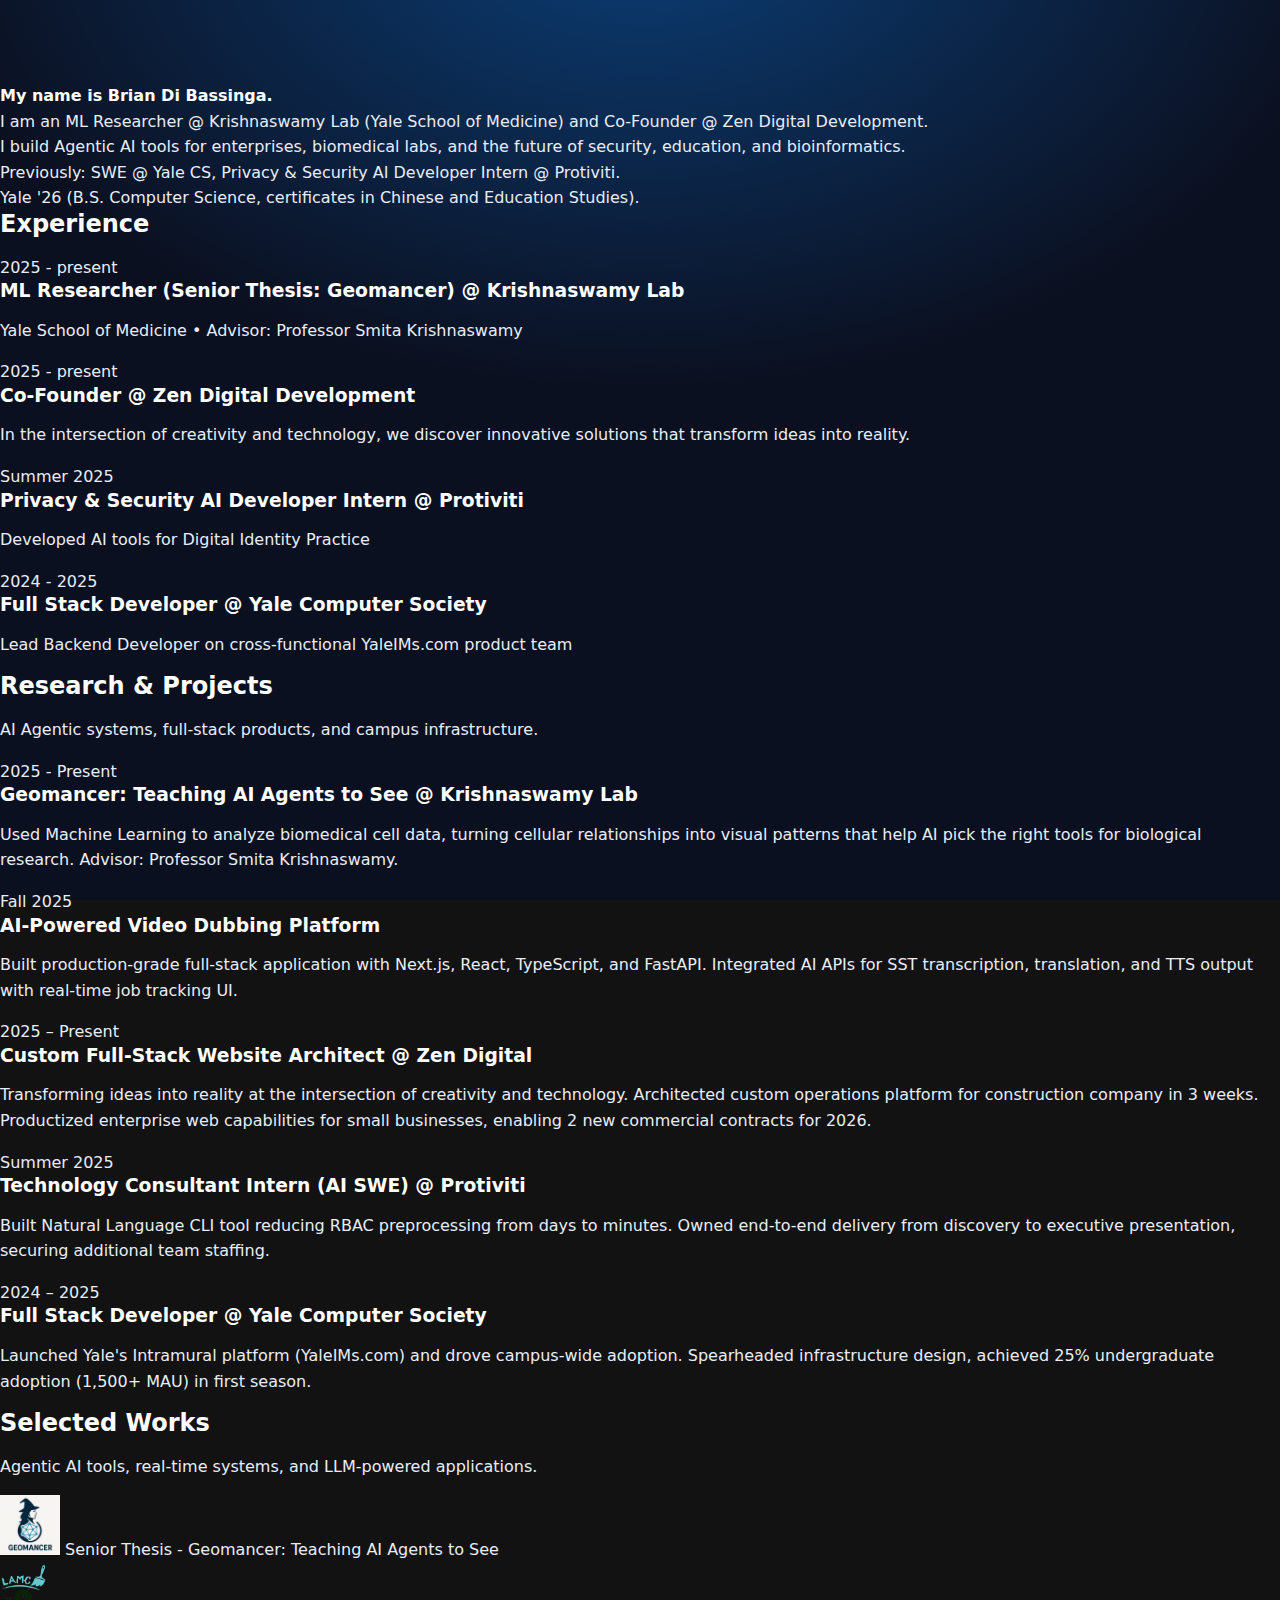
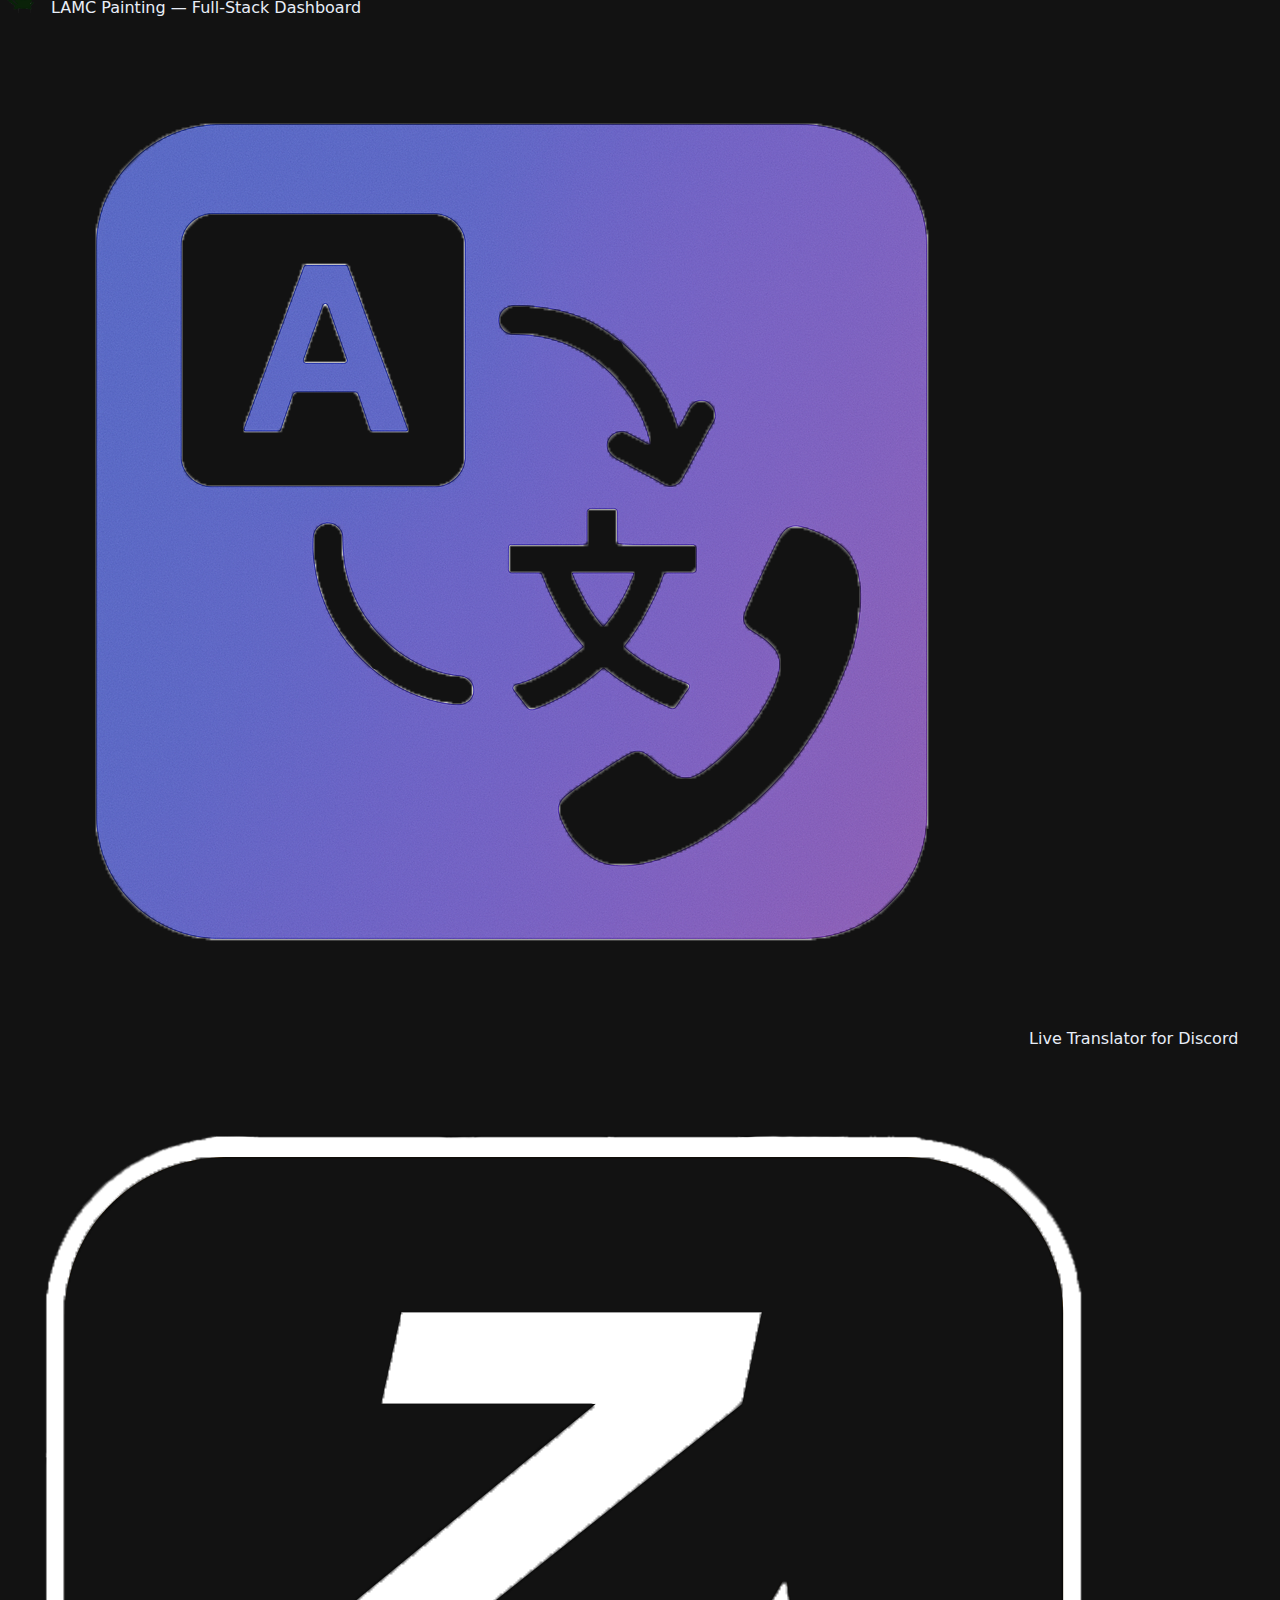
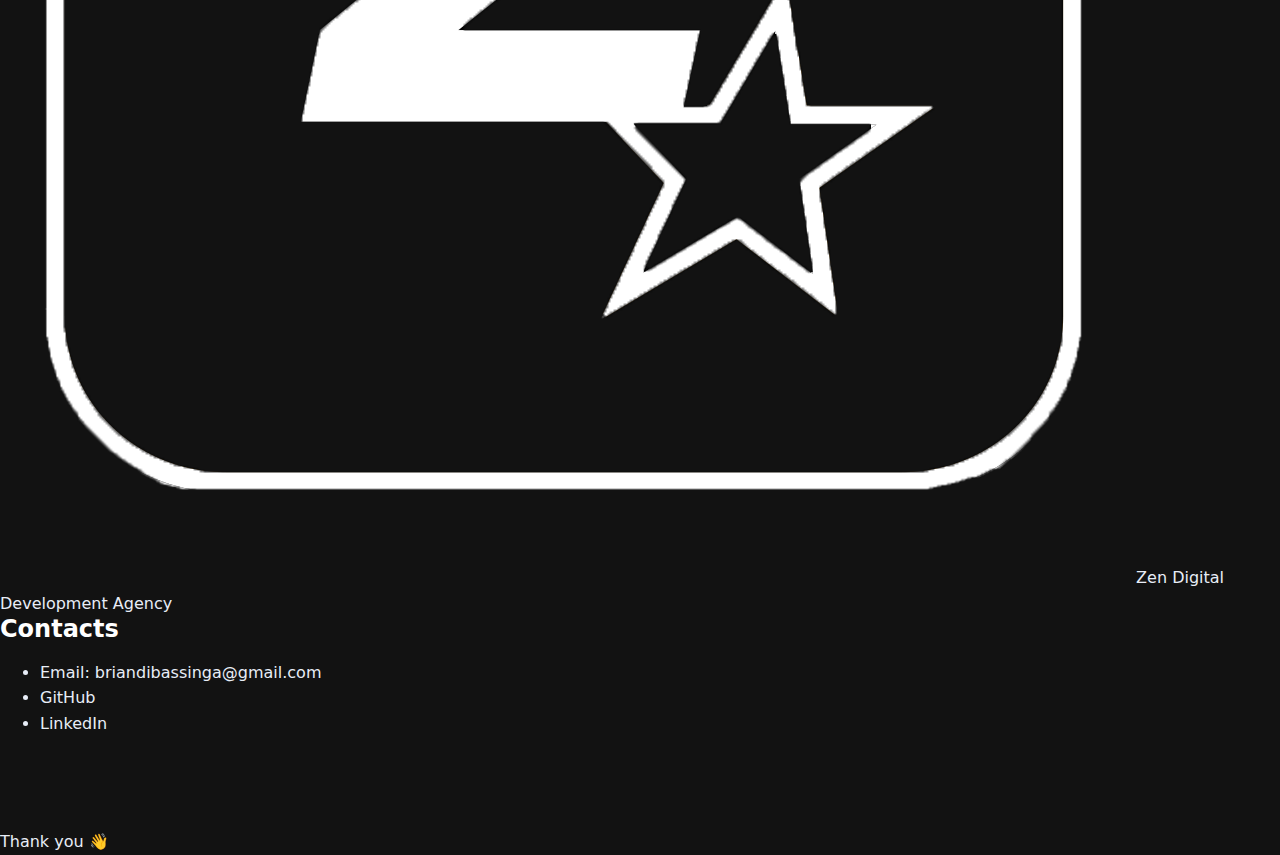
<file: index.html>
<!DOCTYPE html>
<html lang="en">
<head>
  <meta charset="utf-8" />
  <meta name="viewport" content="width=device-width, initial-scale=1" />
  <title>Brian DiBassinga - Creative Developer</title>
  <link rel="stylesheet" href="css/styles.css" />
  <!-- GSAP -->
  <script src="https://cdnjs.cloudflare.com/ajax/libs/gsap/3.12.2/gsap.min.js"></script>
</head>
<body>
  <div id="root">
    <div>
      <!-- Signature Hero -->
      <svg id="hero-signature" xmlns="http://www.w3.org/2000/svg" viewBox="0 0 874.13 121" style="opacity: 0; width: 100%; max-width: 600px; height: auto; display: block; margin: 0 auto;">
        <g id="animate">
          <line class="cls-1" x1="9.37" x2="9.37" y2="121"></line>
          <line class="cls-1" y1="58.56" x2="95.13" y2="58.56"></line>
          <line class="cls-1" x1="85.48" x2="85.48" y2="120.56"></line>
          <path class="cls-1" d="M110.81,74.94h76.45s0-35.2-31.63-35.2c0,0-34.26-1.88-34.26,33.88,0,0-.18,39.91,34.26,39.91,27.59,0,31.63-24.47,31.63-24.47"></path>
          <line class="cls-1" x1="222.34" x2="222.34" y2="121.21"></line>
          <line class="cls-1" x1="262.34" x2="262.34" y2="121.21"></line>
          <path class="cls-1" d="M325.09,41H334c19.44.69,33.08,15.37,33.08,35.75,0,20.88-14.31,35.78-34.52,35.78-20.37,0-34.52-14.9-34.52-35.78,0-20.1,13.12-34.67,32.28-35.72"></path>
        </g>
      </svg>

      <!-- Intro -->
      <div class="intro">
        <strong>My name is Brian Di Bassinga.</strong><br />
        I am an ML Researcher @ Krishnaswamy Lab (Yale School of Medicine) and Co-Founder @ Zen Digital Development.<br />
        I build Agentic AI tools for enterprises, biomedical labs, and the future of security, education, and bioinformatics.<br />
        Previously: SWE @ Yale CS, Privacy & Security AI Developer Intern @ Protiviti.<br />
        Yale '26 (B.S. Computer Science, certificates in Chinese and Education Studies).
      </div>
    </div>

    <!-- Experience Section -->
    <section>
      <h2>Experience</h2>
      <div class="cv-work">
        <div class="years">2025 - present</div>
        <h3>ML Researcher (Senior Thesis: Geomancer) @ <a href="https://krishnaswamylab.org/" target="_blank">Krishnaswamy Lab</a></h3>
        <p>Yale School of Medicine • Advisor: Professor Smita Krishnaswamy</p>
      </div>
      <div class="cv-work">
        <div class="years">2025 - present</div>
        <h3>Co-Founder @ <a href="https://zendigital.dev" target="_blank">Zen Digital Development</a></h3>
        <p>In the intersection of creativity and technology, we discover innovative solutions that transform ideas into reality.</p>
      </div>
      <div class="cv-work">
        <div class="years">Summer 2025</div>
        <h3>Privacy & Security AI Developer Intern @ <a href="https://www.protiviti.com/" target="_blank">Protiviti</a></h3>
        <p>Developed AI tools for Digital Identity Practice</p>
      </div>
      <div class="cv-work">
        <div class="years">2024 - 2025</div>
        <h3>Full Stack Developer @ <a href="https://yalecomputersociety.org/" target="_blank">Yale Computer Society</a></h3>
        <p>Lead Backend Developer on cross-functional YaleIMs.com product team</p>
      </div>
    </section>

    <!-- Research & Projects Section -->
    <section>
      <h2>Research & Projects</h2>
      <p>AI Agentic systems, full-stack products, and campus infrastructure.</p>

      <div class="cv-work">
        <div class="years">2025 - Present</div>
        <h3>Geomancer: Teaching AI Agents to See @ <a href="https://krishnaswamylab.org/" target="_blank">Krishnaswamy Lab</a></h3>
        <p>Used Machine Learning to analyze biomedical cell data, turning cellular relationships into visual patterns that help AI pick the right tools for biological research. Advisor: Professor Smita Krishnaswamy.</p>
      </div>

      <div class="cv-work">
        <div class="years">Fall 2025</div>
        <h3>AI-Powered Video Dubbing Platform</h3>
        <p>Built production-grade full-stack application with Next.js, React, TypeScript, and FastAPI. Integrated AI APIs for SST transcription, translation, and TTS output with real-time job tracking UI.</p>
      </div>

      <div class="cv-work">
        <div class="years">2025 – Present</div>
        <h3>Custom Full-Stack Website Architect @ <a href="https://zendigital.dev" target="_blank">Zen Digital</a></h3>
        <p>Transforming ideas into reality at the intersection of creativity and technology. Architected custom operations platform for construction company in 3 weeks. Productized enterprise web capabilities for small businesses, enabling 2 new commercial contracts for 2026.</p>
      </div>

      <div class="cv-work">
        <div class="years">Summer 2025</div>
        <h3>Technology Consultant Intern (AI SWE) @ <a href="https://www.protiviti.com/" target="_blank">Protiviti</a></h3>
        <p>Built Natural Language CLI tool reducing RBAC preprocessing from days to minutes. Owned end-to-end delivery from discovery to executive presentation, securing additional team staffing.</p>
      </div>

      <div class="cv-work">
        <div class="years">2024 – 2025</div>
        <h3>Full Stack Developer @ <a href="https://yalecomputersociety.org/" target="_blank">Yale Computer Society</a></h3>
        <p>Launched Yale's Intramural platform (YaleIMs.com) and drove campus-wide adoption. Spearheaded infrastructure design, achieved 25% undergraduate adoption (1,500+ MAU) in first season.</p>
      </div>
    </section>

    <!-- Selected Works Section -->
    <section>
      <h2>Selected Works</h2>
      <p>Agentic AI tools, real-time systems, and LLM-powered applications.</p>
      <div class="works">
        <div class="work">
          <a href="projects/geomancer-thesis.html">
            <img src="assets/geomancer.png" alt="Geomancer Thesis" style="height: 60px;" />
            <span class="link">Senior Thesis - Geomancer: Teaching AI Agents to See</span>
            <span class="overlay"></span>
          </a>
        </div>
        <div class="work">
          <a href="https://zendigital.dev/projects/lamc" target="_blank">
            <img src="assets/lamc.png" alt="LAMC Painting and Home Improvement" style="height: 50px;" />
            <span class="link">LAMC Painting — Full-Stack Dashboard</span>
            <span class="overlay"></span>
          </a>
        </div>
        <div class="work">
          <a href="projects/discord.html">
            <img src="assets/discord.png" alt="Discord Translator" />
            <span class="link">Live Translator for Discord</span>
            <span class="overlay"></span>
          </a>
        </div>
        <div class="work">
          <a href="projects/zen-digital-development.html">
            <img src="assets/zen.png" alt="Zen Digital Development Agency" />
            <span class="link">Zen Digital Development Agency</span>
            <span class="overlay"></span>
          </a>
        </div>
      </div>
    </section>

    <!-- Contacts Section -->
    <section>
      <h2>Contacts</h2>
      <ul class="no-border">
        <li>
          <a href="mailto:briandibassinga@gmail.com">
            <span class="link">Email: briandibassinga@gmail.com</span>
            <span class="overlay"></span>
          </a>
        </li>
        <li>
          <a href="https://github.com/btd2026" target="_blank">
            <span class="link">GitHub</span>
            <span class="overlay"></span>
          </a>
        </li>
        <li>
          <a href="https://www.linkedin.com/in/brian-di-bassinga/" target="_blank">
            <span class="link">LinkedIn</span>
            <span class="overlay"></span>
          </a>
        </li>
      </ul>
    </section>

    <!-- Goodbye -->
    <br /><br /><br />
    <section class="goodbye">Thank you 👋</section>
  </div>

  <script src="js/main.js"></script>
</body>
</html>
</file>
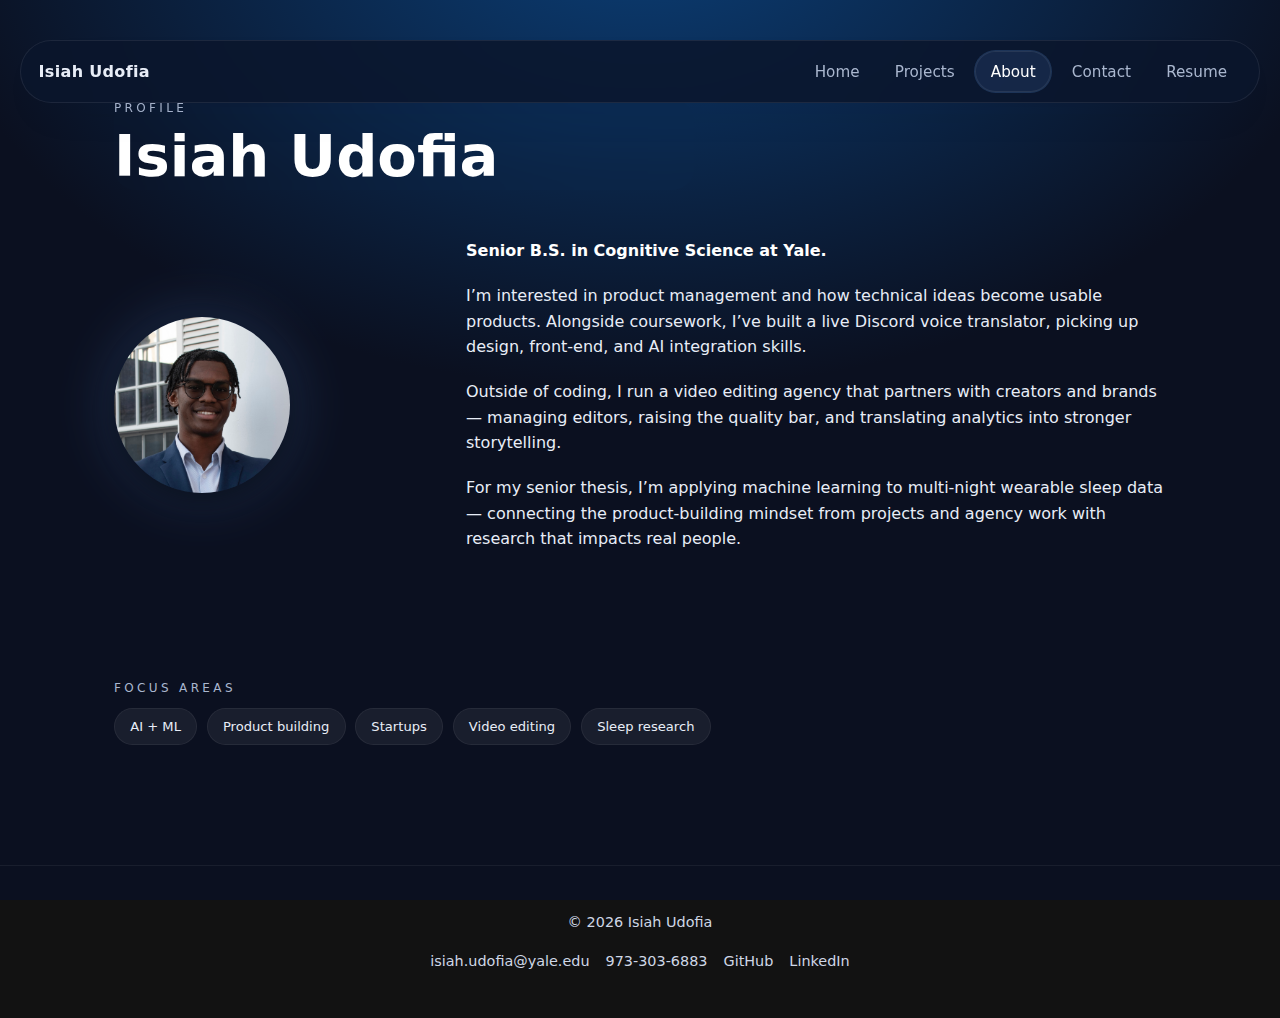
<file: about.html>
<!DOCTYPE html>
<html lang="en">
  <head>
    <meta charset="utf-8" />
    <meta name="viewport" content="width=device-width, initial-scale=1" />
    <title>About — Isiah Udofia | Yale University</title>
    <link rel="icon" type="image/svg+xml" href="assets/yale.svg" />
    <meta name="theme-color" content="#00356B" />
    <link rel="stylesheet" href="css/styles.css" />
  </head>
  <body data-page="about">
    <header class="site-header" data-animate="fade">
      <nav class="nav-shell">
        <a class="nav-brand" href="index.html">Isiah Udofia</a>
        <div class="nav-links">
          <a href="index.html" data-nav="home">Home</a>
          <a href="projects.html" data-nav="projects">Projects</a>
          <a href="about.html" data-nav="about">About</a>
          <a href="contact.html" data-nav="contact">Contact</a>
          <a href="resume.html" data-nav="resume">Resume</a>
        </div>
      </nav>
    </header>

    <main class="page-wrap">
      <section class="hero section section--tight hero--slim about-hero section-heading stack-vert" data-animate="fade">
        <p class="section-eyebrow">Profile</p>
        <h1 class="section-title">Isiah Udofia</h1>
      </section>

      <section class="section section--tight layout-two-col" data-animate="fade">
        <div class="profile-photo">
          <img src="assets/pfp.jpg" alt="Isiah Udofia" class="avatar" />
        </div>
        <div class="about-body">
          <p><strong>Senior B.S. in Cognitive Science at Yale.</strong></p>
          <p>
            I’m interested in product management and how technical ideas become usable products.
            Alongside coursework, I’ve built a live Discord voice translator, picking up design,
            front-end, and AI integration skills.
          </p>
          <p>
            Outside of coding, I run a video editing agency that partners with creators and brands—
            managing editors, raising the quality bar, and translating analytics into stronger
            storytelling.
          </p>
          <p>
            For my senior thesis, I’m applying machine learning to multi-night wearable sleep data—
            connecting the product-building mindset from projects and agency work with research that
            impacts real people.
          </p>
        </div>
      </section>

      <section class="section section--tight page-section" data-animate="fade">
        <p class="section-eyebrow">Focus areas</p>
        <div class="tag-cloud">
          <span>AI + ML</span>
          <span>Product building</span>
          <span>Startups</span>
          <span>Video editing</span>
          <span>Sleep research</span>
        </div>
      </section>
    </main>

    <footer class="footer">
      <div class="footer-inner">
        <div>© <span id="year">2025</span> Isiah Udofia</div>
        <div class="footer-links">
          <a href="mailto:isiah.udofia@yale.edu">isiah.udofia@yale.edu</a>
          <span>973-303-6883</span>
          <a href="https://github.com/iudofia2026" target="_blank" rel="noopener">GitHub</a>
          <a href="https://www.linkedin.com/in/isiah-udofia/" target="_blank" rel="noopener">LinkedIn</a>
        </div>
      </div>
    </footer>

    <script src="js/main.js" defer></script>
    <script>
      document.getElementById("year").textContent = new Date().getFullYear();
    </script>
  </body>
</html>
</file>
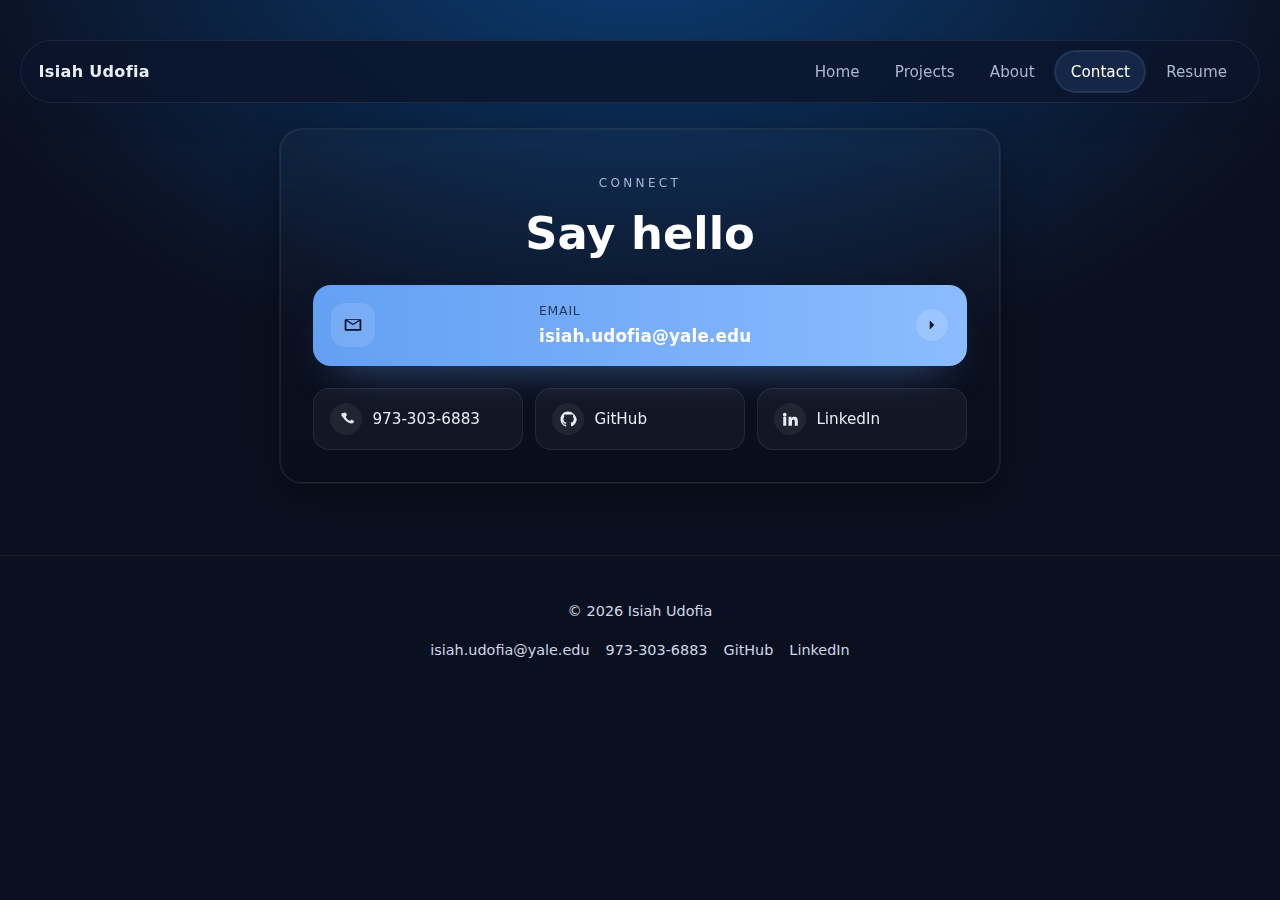
<file: contact.html>
<!DOCTYPE html>
<html lang="en">
  <head>
    <meta charset="utf-8" />
    <meta name="viewport" content="width=device-width, initial-scale=1" />
    <title>Contact — Isiah Udofia | Yale University</title>
    <link rel="icon" type="image/svg+xml" href="assets/yale.svg" />
    <meta name="theme-color" content="#00356B" />
    <link rel="stylesheet" href="css/styles.css" />
  </head>
  <body data-page="contact">
    <header class="site-header" data-animate="fade">
      <nav class="nav-shell">
        <a class="nav-brand" href="index.html">Isiah Udofia</a>
        <div class="nav-links">
          <a href="index.html" data-nav="home">Home</a>
          <a href="projects.html" data-nav="projects">Projects</a>
          <a href="about.html" data-nav="about">About</a>
          <a href="contact.html" data-nav="contact">Contact</a>
          <a href="resume.html" data-nav="resume">Resume</a>
        </div>
      </nav>
    </header>

    <main class="page-wrap">
      <section class="hero section contact-hero card" data-animate="fade">
        <p class="section-eyebrow" style="margin-bottom: 0.9rem;">Connect</p>
        <h1 class="section-title" style="margin-bottom: 1.5rem;">Say hello</h1>
        <div class="contact-actions">
          <a class="contact-primary" href="mailto:isiah.udofia@yale.edu">
            <span class="contact-icon" aria-hidden="true">
              <svg viewBox="0 0 24 24" width="20" height="20"><path fill="currentColor" d="M3.2 5h17.6A1.2 1.2 0 0 1 22 6.2v11.6a1.2 1.2 0 0 1-1.2 1.2H3.2A1.2 1.2 0 0 1 2 17.8V6.2A1.2 1.2 0 0 1 3.2 5Zm.9 2.1v9.7h15.8V7.1l-7.9 5.2-7.9-5.2Zm1-1.1 6.9 4.5L19 6Z"/></svg>
            </span>
            <span class="contact-primary-text">
              <span>Email</span>
              <strong>isiah.udofia@yale.edu</strong>
            </span>
            <span class="contact-chevron" aria-hidden="true">
              <svg viewBox="0 0 24 24" width="18" height="18"><path fill="currentColor" d="m9 6 6 6-6 6"/></svg>
            </span>
          </a>

          <div class="contact-grid" role="list">
            <a class="contact-chip" href="tel:19733036883" role="listitem">
              <span class="contact-chip-icon" aria-hidden="true">
                <svg viewBox="0 0 24 24" width="18" height="18"><path fill="currentColor" d="M9.7 2.8c.3-.6.8-.8 1.5-.8h1.6c.7 0 1.2.3 1.5.8l1 2.3c.3.6.2 1.2-.2 1.7l-1.2 1.2c-.4.4-.5 1-.3 1.5.6 1.4 1.6 2.7 2.8 3.9 1.2 1.2 2.5 2.1 3.9 2.8.5.2 1.1.1 1.5-.3l1.2-1.2c.5-.5 1.1-.6 1.7-.2l2.3 1c.6.3.8.8.8 1.5v1.6c0 .7-.3 1.2-.8 1.5-.9.5-2 .7-3.2.7-2.7 0-5.6-1.1-8.6-3.3-3-2.2-5.2-4.7-6.6-7.5C6.5 8.8 6 7.1 6 5.5c0-1.2.2-2.3.7-3.2Z" transform="scale(.75 .75) translate(2 3)"/></svg>
              </span>
              <span class="contact-chip-text">973-303-6883</span>
            </a>
            <a class="contact-chip" href="https://github.com/iudofia2026" target="_blank" rel="noopener" role="listitem">
              <span class="contact-chip-icon" aria-hidden="true">
                <svg viewBox="0 0 24 24" width="18" height="18"><path fill="currentColor" d="M12 2C6.5 2 2 6.6 2 12.2c0 4.5 2.9 8.4 6.9 9.8.5.1.7-.2.7-.5v-1.8c-2.8.6-3.4-1.3-3.4-1.3-.5-1.2-1.2-1.5-1.2-1.5-1-.7.1-.7.1-.7 1 .1 1.5 1.1 1.5 1.1.9 1.6 2.5 1.1 3.1.8.1-.7.3-1.1.6-1.3-2.2-.3-4.4-1.1-4.4-4.9 0-1.1.4-2.1 1.1-2.9-.1-.3-.5-1.4.1-2.8 0 0 .9-.3 3 .1a10 10 0 0 1 5.4 0c2.1-.4 3-.1 3-.1.6 1.4.2 2.5.1 2.8.7.8 1.1 1.8 1.1 2.9 0 3.8-2.2 4.6-4.4 4.9.4.3.7.9.7 1.8v2.6c0 .3.2.6.7.5 4-1.3 6.9-5.3 6.9-9.8C22 6.6 17.5 2 12 2Z"/></svg>
              </span>
              <span class="contact-chip-text">GitHub</span>
            </a>
            <a class="contact-chip" href="https://www.linkedin.com/in/isiah-udofia/" target="_blank" rel="noopener" role="listitem">
              <span class="contact-chip-icon" aria-hidden="true">
                <svg viewBox="0 0 24 24" width="18" height="18"><path fill="currentColor" d="M4.98 3.5a2.5 2.5 0 1 1 0 5 2.5 2.5 0 0 1 0-5ZM3 9h4v12H3V9Zm7 0h3.8v1.7h.1c.5-.9 1.8-1.8 3.7-1.8 4 0 4.8 2.6 4.8 6v6.1h-4v-5.4c0-1.3 0-3-1.8-3-1.8 0-2 1.4-2 2.9V21H10V9Z"/></svg>
              </span>
              <span class="contact-chip-text">LinkedIn</span>
            </a>
          </div>
        </div>
      </section>
    </main>

    <footer class="footer">
      <div class="footer-inner">
        <div>© <span id="year">2025</span> Isiah Udofia</div>
        <div class="footer-links">
          <a href="mailto:isiah.udofia@yale.edu">isiah.udofia@yale.edu</a>
          <span>973-303-6883</span>
          <a href="https://github.com/iudofia2026" target="_blank" rel="noopener">GitHub</a>
          <a href="https://www.linkedin.com/in/isiah-udofia/" target="_blank" rel="noopener">LinkedIn</a>
        </div>
      </div>
    </footer>

    <script src="js/main.js" defer></script>
    <script>
      document.getElementById("year").textContent = new Date().getFullYear();
    </script>
  </body>
</html>
</file>
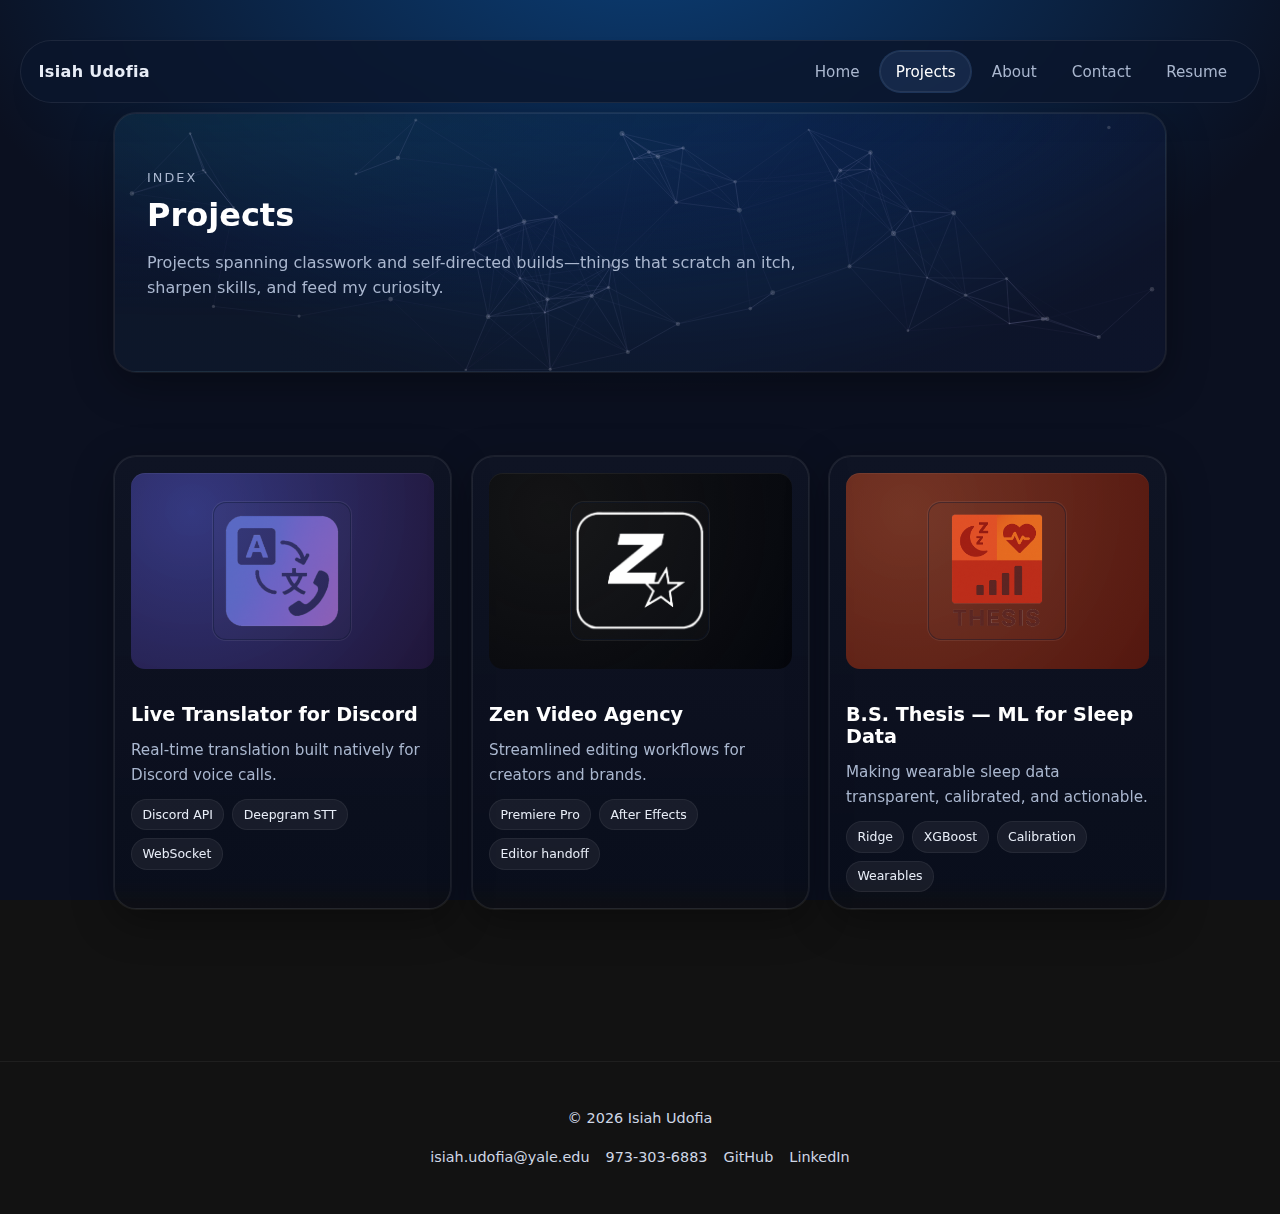
<file: projects.html>
<!DOCTYPE html>
<html lang="en">
  <head>
    <meta charset="utf-8" />
    <meta name="viewport" content="width=device-width, initial-scale=1" />
    <title>Projects — Isiah Udofia | Yale University</title>
    <link rel="icon" type="image/svg+xml" href="assets/yale.svg" />
    <meta name="theme-color" content="#00356B" />
    <link rel="stylesheet" href="css/styles.css" />
  </head>
  <body data-page="projects">
    <header class="site-header" data-animate="fade">
      <nav class="nav-shell">
        <a class="nav-brand" href="index.html">Isiah Udofia</a>
        <div class="nav-links">
          <a href="index.html" data-nav="home">Home</a>
          <a href="projects.html" data-nav="projects">Projects</a>
          <a href="about.html" data-nav="about">About</a>
          <a href="contact.html" data-nav="contact">Contact</a>
          <a href="resume.html" data-nav="resume">Resume</a>
        </div>
      </nav>
    </header>

    <main class="page-wrap">
      <section class="projects-hero hero card pad-xl" data-animate="fade">
        <canvas id="projects-bg" aria-hidden="true"></canvas>
        <div class="projects-hero__inner">
          <p class="eyebrow">INDEX</p>
          <h1>Projects</h1>
          <p class="subtle">
            Projects spanning classwork and self-directed builds—things that scratch an itch, sharpen skills, and feed my curiosity.
          </p>
        </div>
      </section>

      <section class="section card-grid projects-grid" data-grid data-animate="fade">
        <article
          class="card project-card"
          data-tilt
          data-animate="fade"
          data-href="projects/discord.html"
          aria-label="Live Translator for Discord project"
          tabindex="0"
        >
          <div class="cover cover-discord">
            <img src="assets/discord.png" alt="Live Translator for Discord" class="project-logo project-logo--tile" loading="lazy" />
          </div>
          <div class="project-card__body">
            <h3><a class="project-link" href="projects/discord.html">Live Translator for Discord</a></h3>
            <p class="project-blurb">Real-time translation built natively for Discord voice calls.</p>
            <div class="chips">
              <span class="chip">Discord API</span>
              <span class="chip">Deepgram STT</span>
              <span class="chip">WebSocket</span>
            </div>
          </div>
        </article>

        <article
          class="card project-card"
          data-tilt
          data-animate="fade"
          data-href="projects/zen-video-agency.html"
          aria-label="Zen Video Agency project"
          tabindex="0"
        >
          <div class="cover cover-zen">
            <img src="assets/zen.png" alt="Zen Video Agency" class="project-logo project-logo--tile" loading="lazy" />
          </div>
          <div class="project-card__body">
            <h3><a class="project-link" href="projects/zen-video-agency.html">Zen Video Agency</a></h3>
            <p class="project-blurb">Streamlined editing workflows for creators and brands.</p>
            <div class="chips">
              <span class="chip">Premiere Pro</span>
              <span class="chip">After Effects</span>
              <span class="chip">Editor handoff</span>
            </div>
          </div>
        </article>

        <article
          class="card project-card"
          data-tilt
          data-animate="fade"
          data-href="projects/thesis-ml.html"
          aria-label="B.S. Thesis — ML for Sleep Data project"
          tabindex="0"
        >
          <div class="cover cover-thesis">
            <img src="assets/thesis.png" alt="B.S. Thesis — ML for Sleep Data" class="project-logo project-logo--tile" loading="lazy" />
          </div>
          <div class="project-card__body">
            <h3><a class="project-link" href="projects/thesis-ml.html">B.S. Thesis — ML for Sleep Data</a></h3>
            <p class="project-blurb">Making wearable sleep data transparent, calibrated, and actionable.</p>
            <div class="chips">
              <span class="chip">Ridge</span>
              <span class="chip">XGBoost</span>
              <span class="chip">Calibration</span>
              <span class="chip">Wearables</span>
            </div>
          </div>
        </article>
      </section>
    </main>

    <footer class="footer">
      <div class="footer-inner">
        <div>© <span id="year">2025</span> Isiah Udofia</div>
        <div class="footer-links">
          <a href="mailto:isiah.udofia@yale.edu">isiah.udofia@yale.edu</a>
          <span>973-303-6883</span>
          <a href="https://github.com/iudofia2026" target="_blank" rel="noopener">GitHub</a>
          <a href="https://www.linkedin.com/in/isiah-udofia/" target="_blank" rel="noopener">LinkedIn</a>
        </div>
      </div>
    </footer>

    <script src="js/main.js" defer></script>
    <script>
      document.getElementById("year").textContent = new Date().getFullYear();
    </script>
  </body>
</html>
</file>
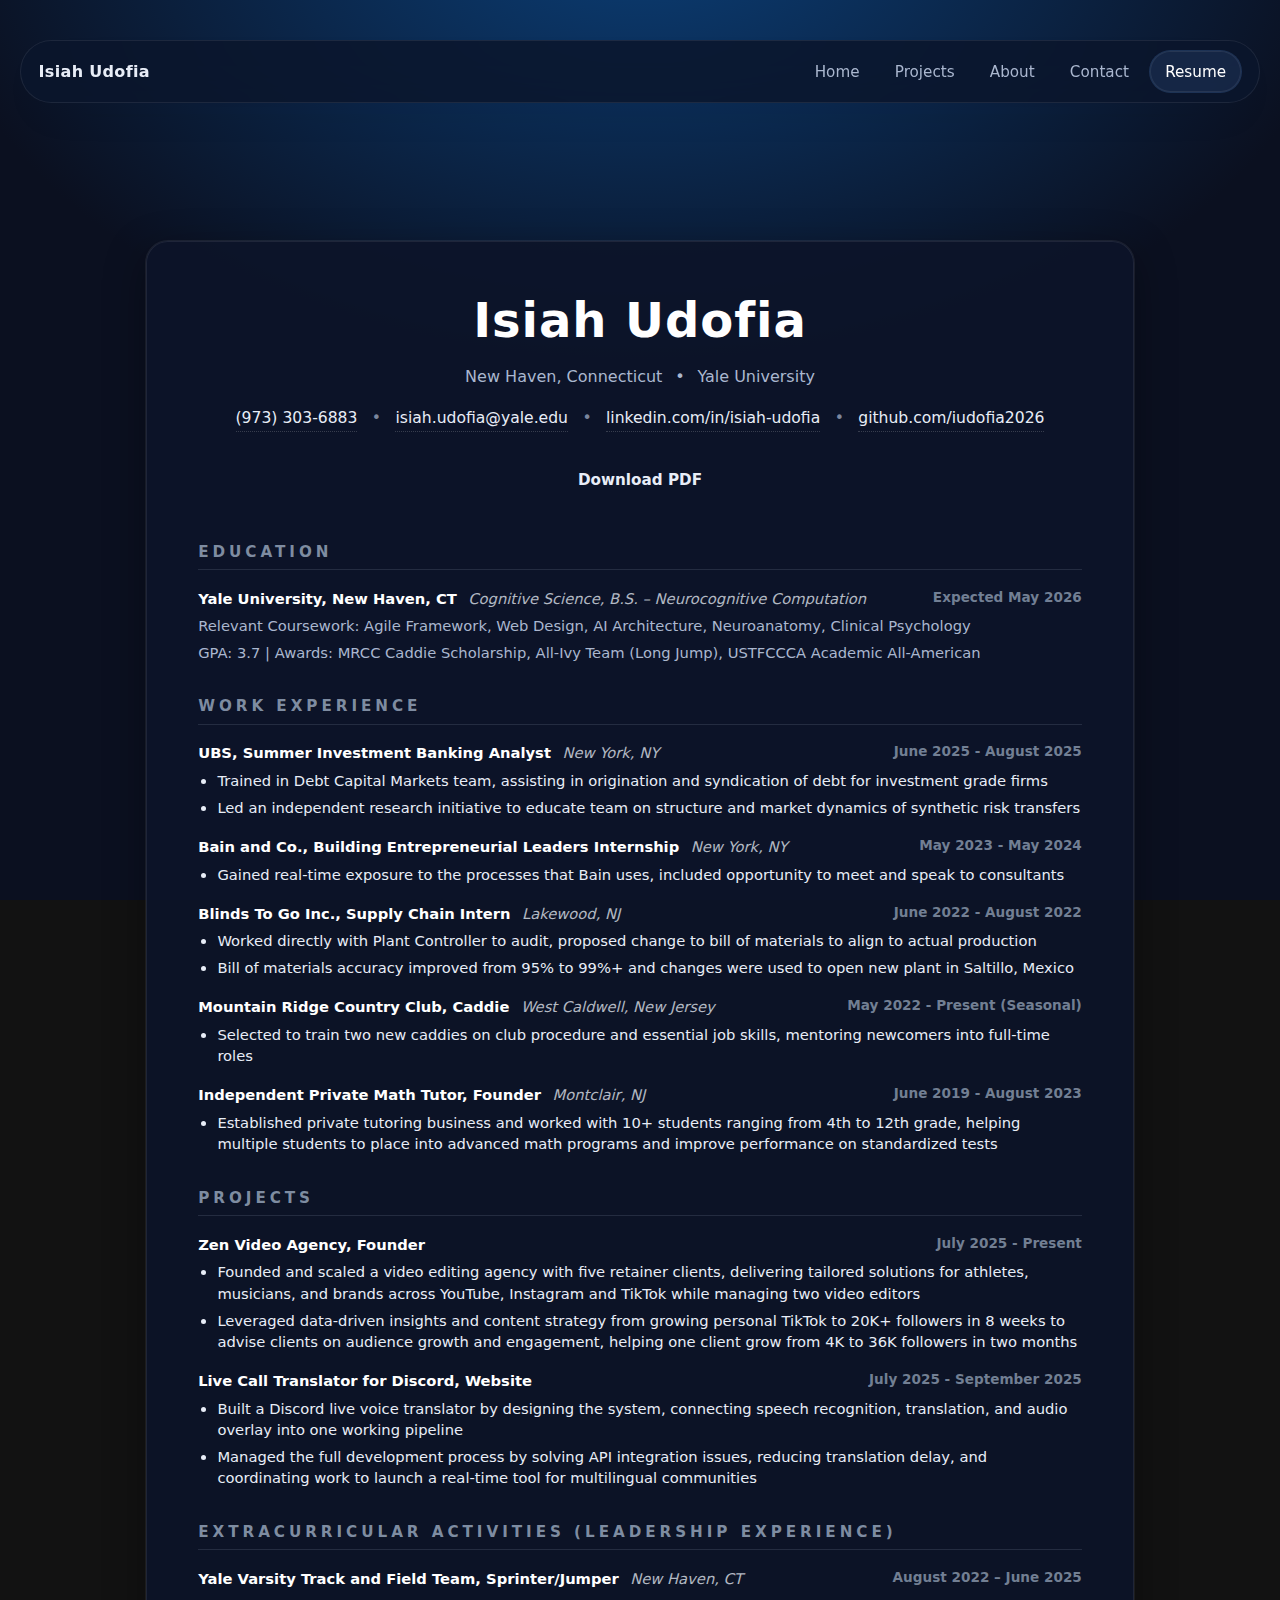
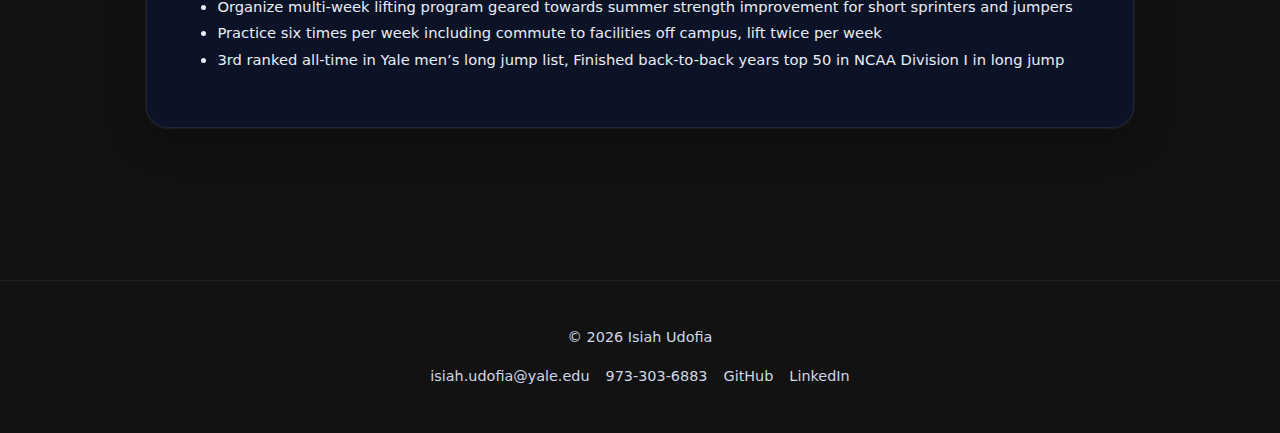
<file: resume.html>
<!DOCTYPE html>
<html lang="en">
  <head>
    <meta charset="utf-8" />
    <meta name="viewport" content="width=device-width, initial-scale=1" />
    <title>Resume — Isiah Udofia | Yale University</title>
    <link rel="icon" type="image/svg+xml" href="assets/yale.svg" />
    <meta name="theme-color" content="#00356B" />
    <link rel="stylesheet" href="css/styles.css" />
  </head>
  <body data-page="resume">
    <header class="site-header" data-animate="fade">
      <nav class="nav-shell">
        <a class="nav-brand" href="index.html">Isiah Udofia</a>
        <div class="nav-links">
          <a href="index.html" data-nav="home">Home</a>
          <a href="projects.html" data-nav="projects">Projects</a>
          <a href="about.html" data-nav="about">About</a>
          <a href="contact.html" data-nav="contact">Contact</a>
          <a href="resume.html" data-nav="resume">Resume</a>
        </div>
      </nav>
    </header>

    <main class="page-wrap">
      <section class="section resume-shell" data-animate="fade">
        <article class="resume-sheet">
          <header class="resume-header">
            <h1 class="resume-name">Isiah Udofia</h1>
            <p class="resume-meta">
              <span>New Haven, Connecticut</span>
              <span>•</span>
              <span>Yale University</span>
            </p>
            <p class="resume-contact">
              <a href="tel:+19733036883">(973) 303-6883</a>
              <span>•</span>
              <a href="mailto:isiah.udofia@yale.edu">isiah.udofia@yale.edu</a>
              <span>•</span>
              <a href="https://www.linkedin.com/in/isiah-udofia/" target="_blank" rel="noreferrer">linkedin.com/in/isiah-udofia</a>
              <span>•</span>
              <a href="https://github.com/iudofia2026" target="_blank" rel="noreferrer">github.com/iudofia2026</a>
            </p>
            <div class="resume-actions">
              <a data-resume href="#" class="btn" download target="_blank" rel="noopener">Download PDF</a>
            </div>
          </header>

          <section class="resume-section">
            <h2>Education</h2>
            <div class="resume-entry">
              <div class="resume-entry-header">
                <div>
                  <strong>Yale University, New Haven, CT</strong>
                  <span class="resume-role"><em>Cognitive Science, B.S. – Neurocognitive Computation</em></span>
                </div>
                <div class="resume-date">Expected May 2026</div>
              </div>
              <p>Relevant Coursework: Agile Framework, Web Design, AI Architecture, Neuroanatomy, Clinical Psychology</p>
              <p>GPA: 3.7 | Awards: MRCC Caddie Scholarship, All-Ivy Team (Long Jump), USTFCCCA Academic All-American</p>
            </div>
          </section>

          <section class="resume-section">
            <h2>Work Experience</h2>

            <div class="resume-entry">
              <div class="resume-entry-header">
                <div>
                  <strong>UBS, Summer Investment Banking Analyst</strong>
                  <span class="resume-role">New York, NY</span>
                </div>
                <div class="resume-date">June 2025 - August 2025</div>
              </div>
              <ul>
                <li>Trained in Debt Capital Markets team, assisting in origination and syndication of debt for investment grade firms</li>
                <li>Led an independent research initiative to educate team on structure and market dynamics of synthetic risk transfers</li>
              </ul>
            </div>

            <div class="resume-entry">
              <div class="resume-entry-header">
                <div>
                  <strong>Bain and Co., Building Entrepreneurial Leaders Internship</strong>
                  <span class="resume-role">New York, NY</span>
                </div>
                <div class="resume-date">May 2023 - May 2024</div>
              </div>
              <ul>
                <li>Gained real-time exposure to the processes that Bain uses, included opportunity to meet and speak to consultants</li>
              </ul>
            </div>

            <div class="resume-entry">
              <div class="resume-entry-header">
                <div>
                  <strong>Blinds To Go Inc., Supply Chain Intern</strong>
                  <span class="resume-role">Lakewood, NJ</span>
                </div>
                <div class="resume-date">June 2022 - August 2022</div>
              </div>
              <ul>
                <li>Worked directly with Plant Controller to audit, proposed change to bill of materials to align to actual production</li>
                <li>Bill of materials accuracy improved from 95% to 99%+ and changes were used to open new plant in Saltillo, Mexico</li>
              </ul>
            </div>

            <div class="resume-entry">
              <div class="resume-entry-header">
                <div>
                  <strong>Mountain Ridge Country Club, Caddie</strong>
                  <span class="resume-role">West Caldwell, New Jersey</span>
                </div>
                <div class="resume-date">May 2022 - Present (Seasonal)</div>
              </div>
              <ul>
                <li>Selected to train two new caddies on club procedure and essential job skills, mentoring newcomers into full-time roles</li>
              </ul>
            </div>

            <div class="resume-entry">
              <div class="resume-entry-header">
                <div>
                  <strong>Independent Private Math Tutor, Founder</strong>
                  <span class="resume-role">Montclair, NJ</span>
                </div>
                <div class="resume-date">June 2019 - August 2023</div>
              </div>
              <ul>
                <li>Established private tutoring business and worked with 10+ students ranging from 4th to 12th grade, helping multiple students to place into advanced math programs and improve performance on standardized tests</li>
              </ul>
            </div>
          </section>

          <section class="resume-section">
            <h2>Projects</h2>

            <div class="resume-entry">
              <div class="resume-entry-header">
                <div><strong>Zen Video Agency, Founder</strong></div>
                <div class="resume-date">July 2025 - Present</div>
              </div>
              <ul>
                <li>Founded and scaled a video editing agency with five retainer clients, delivering tailored solutions for athletes, musicians, and brands across YouTube, Instagram and TikTok while managing two video editors</li>
                <li>Leveraged data-driven insights and content strategy from growing personal TikTok to 20K+ followers in 8 weeks to advise clients on audience growth and engagement, helping one client grow from 4K to 36K followers in two months</li>
              </ul>
            </div>

            <div class="resume-entry">
              <div class="resume-entry-header">
                <div><strong>Live Call Translator for Discord, Website</strong></div>
                <div class="resume-date">July 2025 - September 2025</div>
              </div>
              <ul>
                <li>Built a Discord live voice translator by designing the system, connecting speech recognition, translation, and audio overlay into one working pipeline</li>
                <li>Managed the full development process by solving API integration issues, reducing translation delay, and coordinating work to launch a real-time tool for multilingual communities</li>
              </ul>
            </div>
          </section>

          <section class="resume-section">
            <h2>Extracurricular Activities (Leadership Experience)</h2>
            <div class="resume-entry">
              <div class="resume-entry-header">
                <div>
                  <strong>Yale Varsity Track and Field Team, Sprinter/Jumper</strong>
                  <span class="resume-role">New Haven, CT</span>
                </div>
                <div class="resume-date">August 2022 – June 2025</div>
              </div>
              <ul>
                <li>Organize multi-week lifting program geared towards summer strength improvement for short sprinters and jumpers</li>
                <li>Practice six times per week including commute to facilities off campus, lift twice per week</li>
                <li>3rd ranked all-time in Yale men’s long jump list, Finished back-to-back years top 50 in NCAA Division I in long jump</li>
              </ul>
            </div>
          </section>
        </article>
      </section>
    </main>

    <footer class="footer">
      <div class="footer-inner">
        <div>© <span id="year">2025</span> Isiah Udofia</div>
        <div class="footer-links">
          <a href="mailto:isiah.udofia@yale.edu">isiah.udofia@yale.edu</a>
          <span>973-303-6883</span>
          <a href="https://github.com/iudofia2026" target="_blank" rel="noopener">GitHub</a>
          <a href="https://www.linkedin.com/in/isiah-udofia/" target="_blank" rel="noopener">LinkedIn</a>
        </div>
      </div>
    </footer>

    <script src="js/main.js" defer></script>
    <script>
      document.getElementById("year").textContent = new Date().getFullYear();
    </script>
  </body>
</html>
</file>
<file: css/styles.css>
:root {
  --yale-blue: #00356b;
  --yale-blue-700: #0b3f78;
  --yale-blue-600: #184f8a;
  --sky-500: #69a8ff;
  --sky-400: #8bbcff;
  --ink: #cfd7e6;
  --bg-0: #0b1020;
  --bg-1: #0f1730;
  --bg-2: #101a35;
  --edge: rgba(255, 255, 255, 0.08);
  --edge-2: rgba(255, 255, 255, 0.06);
  --glow-cyan: rgba(105, 168, 255, 0.35);

  --text-strong: #ffffff;
  --text: #e8edf7;
  --text-dim: #aab7cf;

  --btn-primary-bg: linear-gradient(180deg, var(--sky-500), var(--sky-400));
  --btn-primary-text: #0b1730;
  --btn-ghost-bg: rgba(255, 255, 255, 0.06);
  --chip-bg: rgba(255, 255, 255, 0.06);
  --chip-text: var(--text);

  --select-bg: rgba(105, 168, 255, 0.35);
  --focus-ring: 0 0 0 3px rgba(105, 168, 255, 0.35);

  --radius-xl: 22px;
  --shadow-soft: 0 12px 40px rgba(0, 0, 0, 0.35), 0 0 0 1px var(--edge);

  --bg: var(--bg-0);
  --panel: rgba(16, 25, 46, 0.82);
  --panelElevated: rgba(18, 30, 56, 0.88);
  --panelBorder: var(--edge);
  --border: var(--edge);
  --muted: var(--text-dim);
  --chip-border: var(--edge-2);
  --accent: var(--sky-500);
  --accent-1: var(--sky-500);
  --accent-2: var(--sky-400);
  --accent-soft: rgba(105, 168, 255, 0.16);
  --glow: 0 14px 46px rgba(24, 79, 138, 0.3);
  --cardShadowSm: 0 24px 60px -44px rgba(2, 8, 18, 0.7);
  --space-0: 0;
  --space-1: 4px;
  --space-2: 8px;
  --space-3: 12px;
  --space-4: 16px;
  --space-5: 20px;
  --space-6: 24px;
  --space-7: 28px;
  --space-8: 32px;
  --space-10: 40px;
  --space-12: 48px;
  --space-16: 64px;
  --space-20: 80px;
  --space-24: 96px;

  --wrap-narrow: 880px;
  --wrap-default: 1100px;
  --wrap-wide: 1280px;

  --section-pt: var(--space-20);
  --section-pb: var(--space-20);
  --hero-mt: var(--space-16);
  --card-gap: var(--space-8);
  --grid-gap: var(--space-8);
  color-scheme: dark;
  font-family: system-ui, -apple-system, "Segoe UI", Roboto, Inter, Arial, sans-serif;
}

* {
  box-sizing: border-box;
}

html,
body {
  margin: 0;
  background: radial-gradient(1200px 800px at 50% -10%, var(--yale-blue-700) 0%, var(--bg-0) 60%) fixed;
  color: var(--text);
}

body {
  line-height: 1.6;
  min-height: 100vh;
}

::selection {
  background: var(--select-bg);
  color: #ffffff;
}

::-moz-selection {
  background: var(--select-bg);
  color: #ffffff;
}

:focus-visible {
  outline: none;
  box-shadow: var(--focus-ring);
  border-radius: 10px;
}

a.is-disabled {
  pointer-events: none;
  opacity: 0.55;
  filter: saturate(0.7);
  cursor: not-allowed;
}

.wrapper,
.page-wrap {
  max-width: var(--wrap-default);
  margin: 0 auto;
  padding: 0 var(--space-6);
}

.section {
  padding-top: var(--section-pt);
  padding-bottom: var(--section-pb);
}

.section--tight {
  padding-top: var(--space-12);
  padding-bottom: var(--space-12);
}

.section--loose {
  padding-top: var(--space-24);
  padding-bottom: var(--space-24);
}

.hero {
  margin-top: var(--hero-mt);
  margin-bottom: var(--space-12);
}

.hero--slim {
  margin-top: calc(var(--hero-mt) - var(--space-4));
  margin-bottom: var(--space-8);
}

.hero--slim.section-heading {
  max-width: 580px;
}

.hero--slim .section-title {
  font-size: clamp(2.2rem, 4vw, 3rem);
}

.hero,
.card,
.surface {
  background: linear-gradient(180deg, rgba(255, 255, 255, 0.02), rgba(0, 0, 0, 0.12));
  border: 1px solid var(--edge);
  border-radius: var(--radius-xl);
  box-shadow: var(--shadow-soft);
  backdrop-filter: blur(18px);
}

.about-hero {
  background: none;
  border: none;
  box-shadow: none;
  padding: 0;
}

.about-hero .section-eyebrow {
  margin-bottom: 0.35rem;
}

.about-hero .section-title {
  font-size: clamp(2.5rem, 5vw, 3.6rem);
}

.gradient-zen {
  background: linear-gradient(135deg, rgba(0, 53, 107, 0.92), rgba(16, 26, 53, 0.88));
  border: 1px solid var(--edge);
}

.card-grid {
  display: grid;
  grid-template-columns: 1fr;
  gap: var(--grid-gap);
}

@media (min-width: 768px) {
  .card-grid {
    grid-template-columns: repeat(2, 1fr);
  }
}

@media (min-width: 1100px) {
  .card-grid {
    grid-template-columns: repeat(3, 1fr);
  }
}

.card {
  margin: 0;
  padding: var(--space-8);
  border-radius: var(--radius-xl);
}

.card img {
  border-radius: 14px;
  border: 1px solid var(--edge-2);
}

.card + .card {
  margin-top: 0;
}

.stack-vert > * + * {
  margin-top: var(--space-6);
}

.stack-vert--lg > * + * {
  margin-top: var(--space-10);
}

.stack-vert--xl > * + * {
  margin-top: var(--space-16);
}

.pad-lg {
  padding: var(--space-12);
}

.pad-xl {
  padding: var(--space-16);
}

h1,
h2,
h3 {
  margin: 0 0 var(--space-4);
  line-height: 1.15;
  color: var(--text-strong);
}

h1 strong,
h2 strong,
h3 strong,
strong {
  color: var(--text-strong);
}

.subtitle,
.muted,
.eyebrow {
  color: var(--text-dim);
}

.card-title,
.eyebrow {
  letter-spacing: 0.06em;
}

.header,
.site-nav {
  position: relative;
  z-index: 5;
}

@media (max-width: 420px) {
  :root {
    --section-pt: var(--space-16);
    --section-pb: var(--space-16);
    --hero-mt: var(--space-12);
  }
}

.container {
  max-width: 1224px;
  margin: 0 auto;
  padding: 0 20px;
}

.grid {
  display: grid;
  gap: var(--grid-gap);
}

.grid-12 {
  display: grid;
  gap: var(--grid-gap);
}

@media (min-width: 960px) {
  .grid-12 {
    grid-template-columns: repeat(12, 1fr);
  }
}

a {
  color: inherit;
  text-decoration: none;
}

a:hover {
  color: var(--accent);
}

main {
  padding: 0;
}

.site-header {
  position: sticky;
  top: 16px;
  z-index: 20;
  padding: 1.5rem 1.25rem 0;
}

.nav-shell {
  display: flex;
  align-items: center;
  justify-content: space-between;
  gap: 1.5rem;
  padding: 0.65rem 1.1rem;
  border-radius: 999px;
  background: rgba(10, 21, 44, 0.85);
  backdrop-filter: blur(16px);
  border: 1px solid var(--edge);
  box-shadow: 0 18px 44px -30px rgba(0, 15, 38, 0.8);
}

.nav-brand {
  font-weight: 600;
  letter-spacing: 0.02em;
}

.nav-links {
  display: flex;
  align-items: center;
  gap: 0.4rem;
}

.nav-links a {
  padding: 0.45rem 0.9rem;
  border-radius: 999px;
  font-size: 0.95rem;
  color: var(--text-dim);
  transition: background-color 0.3s ease, color 0.3s ease, box-shadow 0.3s ease;
}

.nav-links a:hover {
  color: var(--text);
  background: rgba(255, 255, 255, 0.04);
}

.nav-links a.active {
  background: rgba(105, 168, 255, 0.12);
  color: var(--text-strong);
  border: 1px solid var(--edge);
  box-shadow: 0 0 0 1px rgba(105, 168, 255, 0.2);
}

.nav-shell a.active {
  background: rgba(105, 168, 255, 0.12);
  color: var(--text-strong);
  border: 1px solid var(--edge);
}

.hero-panel {
  position: relative;
  overflow: hidden;
  border-radius: 32px;
  padding: 4rem clamp(2rem, 5vw, 4.5rem);
  margin-top: 3rem;
  background: linear-gradient(180deg, rgba(0, 53, 107, 0.82), rgba(16, 26, 53, 0.88));
  border: 1px solid var(--edge);
  text-align: center;
  box-shadow: 0 30px 80px -60px rgba(0, 28, 68, 0.65);
}

#bg-neural {
  position: absolute;
  inset: 0;
  width: 100%;
  height: 100%;
  opacity: 0.25;
  pointer-events: none;
  filter: blur(0.35px);
}

.hero-panel::before {
  content: "";
  position: absolute;
  inset: -40%;
  background: radial-gradient(circle at 30% 20%, rgba(24, 79, 138, 0.55), transparent 58%),
    radial-gradient(circle at 70% 25%, rgba(10, 54, 109, 0.45), transparent 55%),
    radial-gradient(circle at 50% 80%, rgba(105, 168, 255, 0.38), transparent 60%);
  filter: blur(42px);
  opacity: 0.75;
  animation: heroGlow 28s ease-in-out infinite;
  transform: translateZ(0);
}

.hero-panel::after {
  content: "";
  position: absolute;
  inset: 0;
  background: linear-gradient(130deg, rgba(255, 255, 255, 0.06), transparent 55%);
  opacity: 0.6;
}

.hero-content {
  position: relative;
  z-index: 2;
}

.hero-title {
  font-size: clamp(3rem, 8vw, 4.5rem);
  letter-spacing: -0.04em;
  margin: 0 0 1rem;
}

.hero-actions {
  display: flex;
  flex-wrap: wrap;
  justify-content: center;
  gap: 1rem;
  margin-top: 1.75rem;
}

.btn {
  display: inline-flex;
  align-items: center;
  justify-content: center;
  padding: 0.7rem 1.4rem;
  border-radius: 999px;
  font-weight: 600;
  font-size: 0.95rem;
  transition: transform 0.3s ease, box-shadow 0.3s ease, background 0.3s ease, color 0.3s ease;
  color: var(--text);
}

.btn-primary {
  background: var(--btn-primary-bg);
  color: var(--btn-primary-text);
  border: none;
  box-shadow: 0 20px 38px -26px rgba(105, 168, 255, 0.45);
  padding: 0.7rem 1rem;
}

.btn.btn-primary {
  background: var(--btn-primary-bg);
  color: var(--btn-primary-text);
  border: none;
  box-shadow: 0 20px 38px -26px rgba(105, 168, 255, 0.45);
}

.btn-primary:hover {
  transform: translateY(-2px);
  box-shadow: 0 22px 48px -24px rgba(105, 168, 255, 0.55);
}

.btn-outline {
  border: 1px solid var(--edge);
  color: var(--text);
  background: rgba(255, 255, 255, 0.04);
}

.btn-outline:hover {
  background: rgba(255, 255, 255, 0.08);
}

.btn-ghost,
.btn.btn-ghost {
  background: var(--btn-ghost-bg);
  color: var(--text);
  border: 1px solid var(--edge);
}

.btn-ghost:hover,
.btn.btn-ghost:hover {
  filter: brightness(1.05);
}

.section-heading {
  margin: 0;
}

.section-eyebrow {
  font-size: 0.75rem;
  letter-spacing: 0.28em;
  text-transform: uppercase;
  color: var(--text-dim);
  margin-bottom: 0.6rem;
}

.section-title {
  font-size: clamp(2rem, 5vw, 2.8rem);
  margin: 0;
}


.projects-grid {
  display: grid;
  gap: var(--grid-gap);
  grid-template-columns: 1fr;
}

@media (min-width: 768px) {
  .projects-grid {
    grid-template-columns: repeat(2, minmax(0, 1fr));
  }
}

@media (min-width: 1100px) {
  .projects-grid {
    grid-template-columns: repeat(3, minmax(0, 1fr));
  }
}

.project-card {
  position: relative;
  border-radius: var(--radius-xl);
  transition: transform 0.35s ease, box-shadow 0.35s ease, border-color 0.35s ease;
  display: flex;
  flex-direction: column;
  gap: 1.2rem;
  min-height: 100%;
}

.detail-card {
  border-radius: var(--radius-xl);
  padding: 1.8rem;
}

.detail-card h3 {
  margin-top: 0;
}

.project-card:hover {
  border-color: rgba(105, 168, 255, 0.35);
  box-shadow: 0 20px 48px -32px rgba(105, 168, 255, 0.28);
}

.project-logo {
  width: 72px;
  height: 72px;
  border-radius: 18px;
  border: 1px solid var(--edge-2);
  object-fit: cover;
  background: rgba(255, 255, 255, 0.02);
  box-shadow: inset 0 0 0 1px rgba(11, 23, 48, 0.4);
}

.project-title {
  margin: 0;
  font-size: 1.2rem;
  font-weight: 600;
}

.project-blurb {
  margin: 0;
  color: var(--muted);
  font-size: 0.95rem;
}

.chips {
  display: flex;
  flex-wrap: wrap;
  gap: 0.5rem;
}

.chip {
  display: inline-flex;
  align-items: center;
  padding: 0.3rem 0.65rem;
  border-radius: 999px;
  border: 1px solid var(--edge-2);
  background: var(--chip-bg);
  font-size: 0.78rem;
  color: var(--chip-text);
  transition: transform 0.25s ease, box-shadow 0.25s ease;
}

.chip:hover {
  transform: translateY(-2px);
  box-shadow: 0 14px 36px -26px rgba(105, 168, 255, 0.4);
}

.footer {
  margin-top: 4.5rem;
  padding: 2.8rem 1.25rem;
  border-top: 1px solid var(--edge-2);
  color: var(--ink);
  font-size: 0.9rem;
}

small {
  color: var(--ink);
}

.footer-inner {
  display: flex;
  flex-direction: column;
  gap: 1rem;
  align-items: center;
}

.footer-links {
  display: flex;
  gap: 1rem;
  flex-wrap: wrap;
  justify-content: center;
}

.reveal-on-scroll {
  opacity: 0;
  transform: translateY(8px);
}

.reveal-on-scroll.is-visible {
  opacity: 1;
  transform: translateY(0);
  transition: opacity 0.6s ease, transform 0.6s ease;
}

.metric-chips {
  display: flex;
  gap: 0.5rem;
  flex-wrap: wrap;
  justify-content: flex-end;
}

.metric-chip {
  display: inline-flex;
  align-items: center;
  padding: 0.3rem 0.6rem;
  border-radius: 999px;
  border: 1px solid var(--edge-2);
  font-size: 0.78rem;
  letter-spacing: 0.02em;
  background: rgba(105, 168, 255, 0.14);
  color: var(--text);
}

.stack-tight {
  margin-top: 1.8rem;
}

.zen-grid {
  display: grid;
  gap: 2rem;
  grid-template-columns: repeat(12, minmax(0, 1fr));
  margin-top: 3rem;
}

.zen-card {
  grid-column: span 12;
  background: var(--panel);
  border: 1px solid var(--edge);
  border-radius: var(--radius-xl);
  padding: clamp(1.4rem, 3vw, 2rem);
  box-shadow: var(--shadow-soft);
  backdrop-filter: blur(12px);
  position: relative;
}

@media (min-width: 1024px) {
  .zen-card.col-span-7 {
    grid-column: span 7;
  }
  .zen-card.col-span-5 {
    grid-column: span 5;
  }
}

.zen-card-head {
  display: flex;
  flex-wrap: wrap;
  justify-content: space-between;
  align-items: center;
  gap: 1rem;
}

.zen-list {
  margin: 1.4rem 0 0 1.1rem;
  color: var(--text);
  line-height: 1.55;
}

.zen-timeline {
  position: relative;
  padding-left: 1.6rem;
  margin-top: 1.4rem;
}

.zen-timeline::before {
  content: "";
  position: absolute;
  left: 0.6rem;
  top: 0.3rem;
  width: 2px;
  height: calc(100% - 0.6rem);
  background: linear-gradient(180deg, rgba(105, 168, 255, 0.42), rgba(0, 53, 107, 0));
  transform-origin: top;
  transform: scaleY(0);
  transition: transform 0.7s ease;
}

.zen-timeline.active::before {
  transform: scaleY(1);
}

.zen-timeline ol {
  list-style: none;
  margin: 0;
  padding: 0;
  display: grid;
  gap: 1rem;
}

.zen-timeline li {
  position: relative;
  padding: 1rem 1.1rem 1rem 1.6rem;
  background: rgba(9, 18, 37, 0.82);
  border: 1px solid var(--edge);
  border-radius: var(--radius-xl);
  box-shadow: inset 0 0 0 1px rgba(5, 16, 34, 0.45);
  opacity: 0;
  transform: translateY(10px);
  transition: opacity 0.45s ease, transform 0.45s ease;
}

.zen-timeline li.is-visible {
  opacity: 1;
  transform: translateY(0);
}

.zen-timeline li::before {
  content: "";
  position: absolute;
  left: -1rem;
  top: 1.3rem;
  width: 10px;
  height: 10px;
  border-radius: 50%;
  background: radial-gradient(circle, rgba(105, 168, 255, 0.9), rgba(105, 168, 255, 0));
  box-shadow: 0 0 0 6px rgba(105, 168, 255, 0.2);
}

.zen-timeline h4 {
  margin: 0 0 0.35rem;
  font-size: 1rem;
}

.zen-timeline p {
  margin: 0;
  color: var(--text-dim);
  font-size: 0.92rem;
}

.accordion-timeline {
  position: relative;
  background: var(--panel);
  border: 1px solid var(--border);
  border-radius: 26px;
  padding: clamp(1.2rem, 3vw, 1.8rem) clamp(1rem, 3vw, 1.6rem);
  backdrop-filter: blur(10px);
  box-shadow: var(--glow);
}

.accordion-timeline .timeline-rail {
  position: absolute;
  left: 1.1rem;
  top: 1.6rem;
  bottom: 1.6rem;
  width: 2px;
  background: linear-gradient(180deg, rgba(105, 168, 255, 0.4), rgba(0, 53, 107, 0));
  overflow: hidden;
}

.accordion-timeline .timeline-rail::after {
  content: "";
  position: absolute;
  left: 0;
  top: -100%;
  width: 100%;
  height: 200%;
  background: linear-gradient(180deg, transparent, rgba(105, 168, 255, 0.55), transparent);
  animation: railPulse 5s linear infinite;
}

.timeline-item {
  position: relative;
  padding-left: 2.4rem;
  border-bottom: 1px solid var(--edge-2);
}

.timeline-item:last-of-type {
  border-bottom: none;
}

.timeline-trigger {
  display: flex;
  align-items: center;
  gap: 0.75rem;
  width: 100%;
  background: none;
  border: none;
  color: inherit;
  font-size: 1rem;
  font-weight: 600;
  padding: 1rem 0;
  cursor: pointer;
  text-align: left;
}

.timeline-node {
  width: 12px;
  height: 12px;
  border-radius: 50%;
  background: radial-gradient(circle, rgba(105, 168, 255, 0.92), rgba(105, 168, 255, 0));
  box-shadow: 0 0 0 6px rgba(105, 168, 255, 0.2);
  flex-shrink: 0;
}

.timeline-body {
  max-height: 0;
  overflow: hidden;
  transition: max-height 0.4s ease;
  color: var(--text-dim);
  font-size: 0.93rem;
  padding-right: 1rem;
}

.timeline-item.is-open .timeline-body {
  max-height: 460px;
  padding-bottom: 1rem;
}

.timeline-body ul {
  margin: 0.6rem 0 0 1.1rem;
}

.typing-indicator {
  font-family: "SFMono-Regular", Menlo, Consolas, monospace;
  color: rgba(244, 244, 255, 0.85);
  font-size: 0.9rem;
  margin: 0.2rem 0;
  min-height: 1.2rem;
}

.discord-grid {
  display: grid;
  gap: 2rem;
  margin-top: 3rem;
  grid-template-columns: repeat(1, minmax(0, 1fr));
}

@media (min-width: 1024px) {
  .discord-grid {
    grid-template-columns: 2fr 1fr;
  }
}

.discord-stack {
  backdrop-filter: blur(10px);
}

.timeline-item.is-open .timeline-trigger {
  color: var(--text);
}

.timeline-item.is-open .timeline-node {
  box-shadow: 0 0 0 8px rgba(105, 168, 255, 0.22);
}

.timeline-item:not(.is-open) .timeline-body ul,
.timeline-item:not(.is-open) .timeline-body p {
  opacity: 0;
  transition: opacity 0.25s ease;
}

.timeline-item.is-open .timeline-body ul,
.timeline-item.is-open .timeline-body p {
  opacity: 1;
}

.thesis-grid {
  margin-top: 3rem;
  display: grid;
  gap: 2rem;
  grid-template-columns: repeat(1, minmax(0, 1fr));
}

@media (min-width: 960px) {
  .thesis-grid {
    grid-template-columns: repeat(2, minmax(0, 1fr));
  }
}

.thesis-card {
  background: linear-gradient(160deg, rgba(0, 53, 107, 0.65), rgba(9, 18, 37, 0.78));
  border: 1px solid var(--edge);
  border-radius: var(--radius-xl);
  padding: clamp(1.5rem, 3vw, 2.2rem);
  box-shadow: var(--shadow-soft);
}

.thesis-list {
  margin: 1.2rem 0 0 1.1rem;
  color: var(--text);
  line-height: 1.55;
}

.milestone-grid {
  display: grid;
  gap: 1rem;
  margin-top: 1.4rem;
}

.milestone-chip {
  background: rgba(105, 168, 255, 0.12);
  border: 1px solid var(--edge);
  border-radius: var(--radius-xl);
  padding: 1rem 1.2rem;
  color: var(--text);
  box-shadow: inset 0 0 0 1px rgba(9, 18, 37, 0.32);
}

.milestone-chip h4 {
  margin: 0 0 0.4rem;
  font-size: 1rem;
  color: var(--text-strong);
}

.milestone-chip p {
  margin: 0;
  font-size: 0.92rem;
  color: var(--text-dim);
}

.profile-photo {
  position: relative;
  width: 176px;
  height: 176px;
}

.profile-photo::before {
  content: "";
  position: absolute;
  inset: -18px;
  border-radius: 50%;
  background: radial-gradient(circle, rgba(105, 168, 255, 0.35), rgba(105, 168, 255, 0));
  filter: blur(24px);
  opacity: 0.8;
}

.avatar {
  position: relative;
  z-index: 1;
  width: 100%;
  height: 100%;
  border-radius: 50%;
  object-fit: cover;
  box-shadow: 0 8px 20px rgba(0, 0, 0, 0.4);
  transition: transform 0.3s ease;
}

.avatar:hover {
  transform: scale(1.05);
}

.tag-cloud span {
  animation: chipFloat 6s ease-in-out infinite alternate;
}

.tag-cloud span:nth-child(2) {
  animation-delay: 0.6s;
}

.tag-cloud span:nth-child(3) {
  animation-delay: 1.1s;
}

.tag-cloud span:nth-child(4) {
  animation-delay: 1.7s;
}

.tag-cloud span:nth-child(5) {
  animation-delay: 2.2s;
}



.footer-links a,
.footer-links span {
  color: var(--ink);
}

.timeline-rail::after {
  animation: railPulse 6s linear infinite;
}

.resume-entry-header {
  gap: 0.75rem;
}

.resume-entry ul li {
  list-style: disc;
}

.layout-two-col {
  display: grid;
  gap: 2rem;
  grid-template-columns: 1fr;
}

@media (min-width: 960px) {
  .layout-two-col {
    grid-template-columns: minmax(0, 320px) minmax(0, 1fr);
    align-items: center;
  }
}

.project-columns {
  display: grid;
  gap: 2.2rem;
  grid-template-columns: 1fr;
}

@media (min-width: 960px) {
  .project-columns {
    grid-template-columns: minmax(0, 1.3fr) minmax(0, 0.8fr);
  }
}

.profile-photo {
  display: flex;
  align-items: center;
  justify-content: center;
}

.profile-pic {
  width: 220px;
  height: 220px;
  border-radius: 50%;
  object-fit: cover;
  box-shadow: 0 8px 20px rgba(0, 0, 0, 0.4);
  transition: transform 0.3s ease;
  border: 1px solid var(--edge);
}

.profile-pic:hover {
  transform: scale(1.05);
}

.about-body p {
  margin: 0 0 1.2rem;
  color: var(--text);
}

.tag-cloud {
  display: flex;
  flex-wrap: wrap;
  gap: 0.6rem;
}

.tag-cloud span {
  border-radius: 999px;
  border: 1px solid var(--edge-2);
  padding: 0.45rem 0.95rem;
  font-size: 0.82rem;
  background: var(--chip-bg);
  color: var(--chip-text);
}


.page-section {
  margin-top: 0;
}

.project-header {
  display: grid;
  gap: var(--space-8);
  grid-template-columns: 1fr;
  border-radius: var(--radius-xl);
  border: 1px solid var(--edge);
  background: linear-gradient(145deg, rgba(9, 18, 37, 0.92), rgba(5, 12, 24, 0.88));
  box-shadow: var(--shadow-soft);
}

.project-header h1 {
  margin: 0;
  font-size: clamp(2.4rem, 6vw, 3.2rem);
}

.project-header p {
  margin: 0;
  color: var(--text-dim);
}

.project-actions {
  display: flex;
  gap: 0.75rem;
  flex-wrap: wrap;
  margin-top: 1.5rem;
}

.timeline {
  position: relative;
  padding-left: 1.6rem;
  margin-top: 2.2rem;
}

.timeline::before {
  content: "";
  position: absolute;
  left: 0.55rem;
  top: 0.4rem;
  width: 2px;
  height: calc(100% - 0.8rem);
  background: linear-gradient(180deg, rgba(105, 168, 255, 0.36), rgba(0, 53, 107, 0));
  transform-origin: top;
  transform: scaleY(0);
  transition: transform 0.6s ease-out;
}

.timeline.active::before {
  transform: scaleY(1);
}

.timeline ul {
  list-style: none;
  padding: 0;
  margin: 0;
  display: grid;
  gap: 1.2rem;
}

.timeline li {
  position: relative;
  margin: 14px 0;
  padding: 14px 16px 14px 36px;
  border: 1px solid var(--edge);
  border-radius: var(--radius-xl);
  background: rgba(8, 16, 32, 0.72);
  box-shadow: inset 0 0 0 1px rgba(5, 12, 24, 0.35);
  opacity: 0;
  transform: translateY(8px);
  transition: opacity 0.4s ease, transform 0.4s ease;
}

.timeline li.is-visible,
.timeline li.active {
  opacity: 1;
  transform: none;
}

.timeline .node {
  position: absolute;
  left: 8px;
  top: 16px;
  width: 10px;
  height: 10px;
  border-radius: 50%;
  background: radial-gradient(circle at 30% 30%, #fff, rgba(105, 168, 255, 0.9));
  box-shadow: 0 0 16px rgba(105, 168, 255, 0.55);
}

.timeline h4 {
  margin: 0 0 0.35rem;
  font-size: 1rem;
}

.timeline p {
  margin: 0;
  color: var(--text-dim);
  font-size: 0.92rem;
}

.stacked-cards {
  display: grid;
  gap: 1.5rem;
  grid-template-columns: repeat(auto-fit, minmax(260px, 1fr));
}

.resume-sheet {
  margin-top: 3rem;
  background: rgba(12, 20, 41, 0.9);
  border: 1px solid var(--edge);
  border-radius: var(--radius-xl);
  padding: clamp(2rem, 4vw, 3.2rem);
  box-shadow: var(--shadow-soft);
  color: var(--text);
}

.resume-header {
  text-align: center;
  margin-bottom: 2.5rem;
}

.resume-name {
  font-size: clamp(2.4rem, 5vw, 3rem);
  letter-spacing: 0.02em;
  margin: 0 0 0.4rem;
}

.resume-actions {
  margin-top: 1.6rem;
}


.resume-actions .btn {
  font-weight: 600;
}

.resume-note {
  display: block;
  margin-top: 0.8rem;
  font-size: 0.8rem;
  letter-spacing: 0.04em;
  color: rgba(148, 163, 184, 0.7);
}

.resume-section {
  margin-top: 2.2rem;
}

.resume-section h2 {
  margin: 0 0 0.8rem;
  font-size: 0.95rem;
  font-weight: 600;
  letter-spacing: 0.26em;
  text-transform: uppercase;
  color: rgba(148, 163, 184, 0.85);
  border-bottom: 1px solid rgba(148, 163, 184, 0.18);
  padding-bottom: 0.5rem;
}

.resume-entry {
  margin-top: 1.1rem;
  font-size: 0.92rem;
  line-height: 1.45;
}

.resume-entry-header {
  display: flex;
  justify-content: space-between;
  gap: 1rem;
  font-weight: 600;
}

.resume-entry-header .resume-role {
  font-style: italic;
  font-weight: 500;
  margin-left: 0.4rem;
  color: rgba(226, 232, 240, 0.78);
}

.resume-date {
  white-space: nowrap;
  color: rgba(148, 163, 184, 0.75);
  font-size: 0.85rem;
}

.resume-entry ul {
  margin: 0.4rem 0 0 1.2rem;
  padding: 0;
  color: var(--text);
}

.resume-entry ul li {
  margin-bottom: 0.35rem;
}

.resume-entry p {
  margin: 0.35rem 0 0;
  color: var(--text-dim);
}
.resume-skills {
  display: flex;
  flex-wrap: wrap;
  gap: 0.5rem;
  margin-top: 0.6rem;
}

.resume-skills span {
  border-radius: 999px;
  border: 1px solid var(--edge-2);
  padding: 0.35rem 0.8rem;
  font-size: 0.85rem;
  letter-spacing: 0.02em;
  background: var(--chip-bg);
  color: var(--chip-text);
}

.contact-hero {
  margin: 2.6rem auto 0;
  max-width: 720px;
  text-align: center;
  padding: clamp(2.6rem, 5vw, 3.2rem) clamp(1.6rem, 4vw, 3rem);
  background: linear-gradient(180deg, rgba(7, 14, 29, 0.92), rgba(9, 18, 37, 0.86));
  border-radius: var(--radius-xl);
  border: 1px solid var(--edge);
  box-shadow: var(--shadow-soft);
}

.contact-actions {
  display: grid;
  gap: 1.4rem;
  margin-top: 1.6rem;
}

.contact-primary {
  display: flex;
  align-items: center;
  justify-content: space-between;
  gap: 1rem;
  border-radius: 18px;
  padding: 1rem 1.2rem 1rem 1.1rem;
  background: linear-gradient(90deg, rgba(105, 168, 255, 0.95), rgba(139, 188, 255, 1));
  color: #031226;
  box-shadow: 0 20px 44px -24px rgba(105, 168, 255, 0.55);
  text-align: left;
  transition: transform 0.25s ease, box-shadow 0.25s ease;
}

.contact-primary:hover {
  transform: translateY(-2px);
  box-shadow: 0 24px 52px -26px rgba(105, 168, 255, 0.65);
}

.contact-icon {
  display: inline-flex;
  align-items: center;
  justify-content: center;
  width: 44px;
  height: 44px;
  border-radius: 14px;
  background: rgba(255, 255, 255, 0.12);
  color: inherit;
}

.contact-primary-text {
  display: grid;
  gap: 0.15rem;
  font-size: 0.95rem;
}

.contact-primary-text span {
  font-size: 0.78rem;
  letter-spacing: 0.06em;
  text-transform: uppercase;
  opacity: 0.74;
}

.contact-primary-text strong {
  font-size: 1.05rem;
  font-weight: 600;
  letter-spacing: 0.01em;
}

.contact-chevron {
  display: inline-flex;
  align-items: center;
  justify-content: center;
  width: 32px;
  height: 32px;
  border-radius: 50%;
  background: rgba(255, 255, 255, 0.16);
}

.contact-grid {
  display: grid;
  grid-template-columns: repeat(auto-fit, minmax(180px, 1fr));
  gap: 0.75rem;
}

.contact-chip {
  display: flex;
  align-items: center;
  justify-content: flex-start;
  gap: 0.65rem;
  border-radius: 16px;
  padding: 0.85rem 1rem;
  border: 1px solid var(--edge);
  background: rgba(255, 255, 255, 0.04);
  color: var(--text);
  transition: transform 0.25s ease, box-shadow 0.25s ease, border-color 0.25s ease;
}

.contact-chip:hover {
  transform: translateY(-2px);
  border-color: rgba(105, 168, 255, 0.4);
  box-shadow: 0 16px 36px -26px rgba(105, 168, 255, 0.35);
}

.contact-chip-icon {
  width: 32px;
  height: 32px;
  border-radius: 50%;
  display: grid;
  place-items: center;
  background: rgba(255, 255, 255, 0.06);
  color: var(--text);
}

.contact-chip-text {
  font-size: 0.95rem;
  font-weight: 500;
}

.motivation-card {
  margin-top: 2.5rem;
  border-radius: var(--radius-xl);
  border: 1px solid var(--edge);
  background: linear-gradient(160deg, rgba(0, 53, 107, 0.72), rgba(9, 18, 37, 0.78));
  padding: clamp(1.8rem, 4vw, 2.6rem);
  color: var(--text);
  box-shadow: var(--shadow-soft);
}

.status-chips {
  display: flex;
  flex-wrap: wrap;
  gap: 0.6rem;
  margin-top: 1.5rem;
}

.status-chips span {
  border-radius: 999px;
  padding: 0.4rem 0.9rem;
  border: 1px solid var(--edge-2);
  background: rgba(105, 168, 255, 0.12);
  color: var(--text);
  font-size: 0.78rem;
  letter-spacing: 0.04em;
  text-transform: uppercase;
}

.not-found {
  min-height: 80vh;
  display: grid;
  place-items: center;
  text-align: center;
  gap: 1.2rem;
}

.animate-fade {
  animation: subtleFadeUp 0.35s ease-out both;
}

@keyframes heroGlow {
  0% {
    transform: translate3d(-20px, -10px, 0) scale(1.05);
  }
  50% {
    transform: translate3d(18px, 14px, 0) scale(1.08);
  }
  100% {
    transform: translate3d(-20px, -10px, 0) scale(1.05);
  }
}

@keyframes subtleFadeUp {
  from {
    opacity: 0;
    transform: translateY(8px);
  }
  to {
    opacity: 1;
    transform: translateY(0);
  }
}

@keyframes chipFloat {
  from {
    transform: translateY(0);
  }
  to {
    transform: translateY(-4px);
  }
}

@keyframes ripple {
  from {
    box-shadow: 0 0 0 0 rgba(255, 255, 255, 0.4);
  }
  to {
    box-shadow: 0 0 0 20px rgba(255, 255, 255, 0);
  }
}

@keyframes railPulse {
  0% {
    transform: translateY(0);
  }
  100% {
    transform: translateY(100%);
  }
}

@media (prefers-reduced-motion: reduce) {
  * {
    animation-duration: 0.01ms !important;
    animation-iteration-count: 1 !important;
    transition-duration: 0.01ms !important;
    scroll-behavior: auto !important;
  }
}

@media (max-width: 720px) {
  .nav-shell {
    flex-direction: column;
    align-items: stretch;
  }
  .nav-links {
    justify-content: space-between;
  }
  .hero-panel {
    padding: 3rem 1.5rem;
  }
  .hero-actions {
    flex-direction: column;
  }
  .profile-photo {
    margin: 0 auto;
  }
  .layout-two-col {
    grid-template-columns: 1fr;
    text-align: center;
  }
  .about-body {
    text-align: left;
  }
}

@media print {
  body {
    background: #fff;
    color: #000;
  }
  .site-header,
  .footer,
  .hero-panel,
  .projects-grid,
  .motivation-card,
  .status-chips,
  .nav-shell,
  .contact-actions {
    display: none !important;
  }
  .resume-container {
    margin-top: 0;
    border: none;
    background: #fff !important;
    color: #000 !important;
    box-shadow: none;
    padding: 0 0 0.5in;
  }
  .resume-actions {
    display: none !important;
  }
  .resume-contact {
    justify-content: flex-start;
    gap: 1.2rem;
  }
  .resume-contact a,
  .resume-entry a {
    color: #000;
    text-decoration: underline;
  }
  .resume-date {
    color: #000;
  }
}
.card {
  background: linear-gradient(180deg, rgba(255, 255, 255, 0.02), rgba(0, 0, 0, 0.12));
  backdrop-filter: blur(12px);
  border: 1px solid var(--edge);
  border-radius: var(--radius-xl);
  padding: var(--space-8);
  box-shadow: var(--shadow-soft);
}

.pane {
  position: relative;
  border-radius: var(--radius-xl);
  padding: 48px;
  background: linear-gradient(180deg, rgba(7, 14, 29, 0.88), rgba(11, 22, 43, 0.82));
  border: 1px solid var(--edge);
  box-shadow: var(--shadow-soft);
}

/* ======= ZEN page ======= */
.zen-hero{isolation:isolate}
.zen-title{font-size:clamp(2rem,2.4rem + 1.2vw,3.4rem);margin:0 0 .4rem}
.zen-body{
  margin-top: 0;
  gap: var(--space-8);
}

/* timeline & rail */
.zen-loop{position:relative;overflow:hidden}
.zen-rail{position:absolute;left:28px;top:76px;bottom:24px;width:2px;background:linear-gradient(var(--sky-500),var(--yale-blue-600));opacity:.6;border-radius:2px}
.timeline{margin-left:24px}
.timeline-item{position:relative;border:1px solid var(--edge);background:rgba(9,18,37,.78);border-radius:var(--radius-xl);padding:16px 16px 14px;box-shadow:inset 0 0 0 1px rgba(5,12,24,0.35);transition:transform .2s ease, box-shadow .2s ease}
.timeline-item:hover{transform:translateY(-2px);box-shadow:0 16px 44px -30px rgba(105,168,255,.45)}
.timeline-item::before{content:"";position:absolute;left:-22px;top:22px;width:12px;height:12px;border-radius:50%;background:radial-gradient(circle at 30% 30%, #fff, rgba(105,168,255,.9));box-shadow:0 0 14px rgba(105,168,255,.45)}
.timeline-header{display:flex;align-items:center;gap:10px;margin-bottom:6px}
.timeline-copy{color:var(--text-dim);margin:0}

/* tiny inline icons (SVG via mask) */
.ti{--c:var(--text);width:18px;height:18px;flex:0 0 18px;display:inline-block;background:var(--c);mask-size:contain;mask-repeat:no-repeat;mask-position:center}
.ti-kickoff{mask-image: url('data:image/svg+xml;utf8,<svg xmlns="http://www.w3.org/2000/svg" viewBox="0 0 24 24" fill="%23000"><path d="M12 2a10 10 0 100 20 10 10 0 000-20zm1 11h5v2h-7V6h2v7z"/></svg>')}
.ti-rough{mask-image: url('data:image/svg+xml;utf8,<svg xmlns="http://www.w3.org/2000/svg" viewBox="0 0 24 24" fill="%23000"><path d="M3 17.25V21h3.75L17.81 9.94l-3.75-3.75L3 17.25zM20.71 7.04a1.004 1.004 0 000-1.42L18.37 3.29a1.004 1.004 0 00-1.42 0l-1.83 1.83 3.75 3.75 1.84-1.83z"/></svg>')}
.ti-checkpoint{mask-image: url('data:image/svg+xml;utf8,<svg xmlns="http://www.w3.org/2000/svg" viewBox="0 0 24 24" fill="%23000"><path d="M9 16.17L4.83 12l-1.42 1.41L9 19 21 7l-1.41-1.41z"/></svg>')}
.ti-publish{mask-image: url('data:image/svg+xml;utf8,<svg xmlns="http://www.w3.org/2000/svg" viewBox="0 0 24 24" fill="%23000"><path d="M5 4h14v2H5zM5 11h14v2H5zM5 18h14v2H5z"/></svg>')}

/* responsive helpers (utility classes for 12-col) */
.col-span-12{grid-column:span 12}
@media (min-width: 960px){
  .md\:col-span-6{grid-column:span 6}
}

/* ===== HOME HERO (distinct palette) ===== */
:root{
  --home-bg-start:#0b1730;
  --home-bg-end:#091225;
  --home-accent-1:#69a8ff;
  --home-accent-2:#2d6bba;
  --home-ring:rgba(105,168,255,.28);
}
.home-hero{
  position:relative;
  overflow:hidden;
  background:
    radial-gradient(1200px 600px at 75% 10%, rgba(105,168,255,.22), transparent 60%),
    radial-gradient(900px 500px at 20% 80%, rgba(45,107,186,.18), transparent 60%),
    linear-gradient(180deg, var(--home-bg-start), var(--home-bg-end));
  border:1px solid var(--border);
  min-height: 360px;
}
.home-hero-inner{
  position:relative;
  display:grid;
  grid-template-columns:auto 1fr;
  align-items:center;
  gap:22px;
  padding: clamp(28px, 5vw, 44px);
  z-index: 1;
}
.hero-text{min-width:0}
.hero-title{
  font-size:clamp(2rem, 1.4rem + 3vw, 3.4rem);
  margin:0;
  letter-spacing:.2px;
}
.hero-cta{
  display:flex;
  gap:16px;
  margin-top:18px;
  align-items:center;
  flex-wrap:wrap;
}
.hero-cta-buttons{
  display:flex;
  gap:12px;
  flex-wrap:wrap;
}
.hero-cta .btn {
  min-width: 152px;
  justify-content: center;
  padding: 0.78rem 1.65rem;
  font-size: 0.95rem;
  border-radius: 18px;
  font-weight: 600;
  letter-spacing: 0.02em;
  transition: transform 0.25s ease, box-shadow 0.25s ease, filter 0.25s ease;
}

.hero-cta .btn.btn-primary {
  background: linear-gradient(90deg, rgba(105, 168, 255, 0.95), rgba(139, 188, 255, 1));
  color: #041024;
  box-shadow: 0 18px 36px -20px rgba(105, 168, 255, 0.55);
}

.hero-cta .btn.btn-primary:hover {
  transform: translateY(-2px);
  box-shadow: 0 22px 46px -22px rgba(105, 168, 255, 0.62);
  filter: brightness(1.05);
}

.hero-cta .btn.btn-ghost {
  background: rgba(255, 255, 255, 0.04);
  border: 1px solid var(--edge);
  color: var(--text);
  box-shadow: 0 14px 32px -24px rgba(4, 18, 40, 0.65);
}

.hero-cta .btn.btn-ghost:hover {
  transform: translateY(-2px);
  background: rgba(255, 255, 255, 0.08);
  box-shadow: 0 18px 44px -26px rgba(4, 18, 40, 0.7);
}

.hero-socials {
  display: flex;
  gap: 0.65rem;
}

.hero-socials .social-btn {
  width: 42px;
  height: 42px;
  border-radius: 999px;
  display: grid;
  place-items: center;
  color: var(--text);
  background: rgba(255, 255, 255, 0.04);
  border: 1px solid var(--edge);
  box-shadow: 0 14px 32px -24px rgba(4, 18, 40, 0.65);
  transition: transform 0.25s ease, box-shadow 0.25s ease, background 0.25s ease;
}

.hero-socials .social-btn:hover {
  transform: translateY(-2px);
  background: rgba(255, 255, 255, 0.08);
  box-shadow: 0 18px 44px -26px rgba(105, 168, 255, 0.35);
}

.hero-socials svg {
  width: 20px;
  height: 20px;
}
.home-hero .btn-solid{
  background: linear-gradient(90deg, var(--home-accent-1), rgba(139, 188, 255, 0.95));
  color: #05142b;
  box-shadow: 0 16px 32px -18px rgba(105,168,255,.4);
}
.home-hero .btn-solid:hover{transform:translateY(-1px)}
.home-hero .btn-ghost{
  border-color: var(--edge);
  background: rgba(255,255,255,.04);
}

/* Canvas positioning */
#home-neural{
  position:absolute; inset:0; width:100%; height:100%;
  z-index:0; pointer-events:none;
  opacity:.55;  /* higher than before so it’s visible */
}

/* Small screens: stack vertically */
@media (max-width:720px){
  .home-hero-inner{grid-template-columns:1fr; justify-items:start}
  .hero-cta{flex-wrap:wrap}
}

/* ==== Resume layout width & contact row ==== */
.resume-shell{
  max-width: clamp(960px, 92vw, 1120px);
  margin: clamp(0.2rem, 2vw, 2.2rem) auto 3.4rem;
  padding-inline: clamp(1rem, 4vw, 2rem);
}
.resume-sheet{
  max-width: clamp(860px, 88vw, 1080px);
  margin-inline: auto;
}
@media (min-width: 1280px){
  .resume-sheet{ max-width: 1120px; }
}

/* contact row: keep on one line when there’s room, wrap gracefully on small viewports */
.resume-contact{
  display: flex;
  flex-wrap: wrap;
  gap: .65rem .9rem;
  align-items: center;
  justify-content: center;  /* center under the name */
  color: var(--muted);
}
.resume-contact span{
  color: inherit;
}
.resume-contact a{
  color: var(--text);
  text-decoration: none;
  border-bottom: 1px dotted rgba(255,255,255,.18);
}
.resume-contact a:hover{ border-bottom-color: rgba(255,255,255,.38); }

.resume-meta{
  display:flex;
  flex-wrap:wrap;
  gap:.6rem .8rem;
  justify-content:center;
  align-items:center;
  color:var(--text-dim);
  margin-bottom:0.45rem;
}
.resume-meta span{
  color:inherit;
}

.resume-contact span{
  opacity:0.7;
}

@media (min-width: 1024px){
  .resume-contact{ font-size: 0.975rem; }
}

/* Print: match width to page for clean PDF prints */
@media print{
  .resume-shell, .resume-sheet{
    max-width: 7.5in;   /* ~ Letter minus margins */
    margin: 0 auto;
    box-shadow: none;
    border: none;
  }
}

/* reset legacy separators */
.resume-contact span::after,
.resume-contact a::after{
  content: none !important;
  margin: 0 !important;
}

/* === Zen CTA + cadence === */
.cta-buttons{
  display:flex;
  gap:0.75rem;
  margin-top:1.8rem;
}
.cta-buttons .btn{
  display:inline-flex;
  align-items:center;
  justify-content:center;
  padding:0.75rem 1.4rem;
  border-radius:999px;
  font-weight:600;
}
.btn.primary{
  background: var(--btn-primary-bg);
  color: var(--btn-primary-text);
  border: none;
  box-shadow: 0 18px 36px -24px rgba(105, 168, 255, 0.45);
  transition:transform 0.25s ease, box-shadow 0.25s ease;
}
.btn.primary:hover{
  transform:translateY(-1px);
  box-shadow:0 24px 52px -30px rgba(105,168,255,0.55);
}

.zen-cadence{
  margin:1rem auto 0;
}

/* Cadence row under hero */
.chips.cadence {
  display: flex;
  flex-wrap: wrap;
  gap: 0.5rem 0.6rem;
  margin: 1rem 0 1.5rem 0;
}
.chips.cadence .chip {
  font-size: 0.82rem;
}

/* Overview narrative */
.overview-card{
  display:flex;
  flex-direction:column;
  gap:1.4rem;
}
.overview-card h2{
  margin:0;
  font-size:0.95rem;
  letter-spacing:0.22em;
  text-transform:uppercase;
  color:var(--text-dim);
}
.overview-card p{
  margin:0;
  line-height:1.65;
  color:rgba(224,230,241,0.88);
}

/* zen body layout tweaks */
.zen-body{
  margin-top:2.2rem;
  align-items:start;
}

/* Weekly loop cards */
.weekly-loop{
  display:flex;
  flex-direction:column;
  gap:1rem;
}
.weekly-loop h2{
  margin:0 0 0.8rem 0;
  font-size:0.95rem;
  letter-spacing:0.22em;
  text-transform:uppercase;
  color:var(--text-dim);
}

/* Zen steps */
.zen-step {
  display: flex;
  gap: 0.9rem;
  padding: 1rem 1.1rem;
  border-radius: var(--radius-xl);
  background: var(--panelElevated);
  box-shadow: var(--shadow-soft);
  border: 1px solid var(--edge);
}
.zen-step-icon {
  flex: 0 0 28px;
  height: 28px;
  width: 28px;
  display: grid;
  place-items: center;
  border-radius: 999px;
  background: radial-gradient(120% 120% at 30% 20%, rgba(105,168,255,.3), rgba(105,168,255,.12) 60%, rgba(105,168,255,.08));
  box-shadow: 0 0 0 1px rgba(255,255,255,.08) inset, 0 2px 10px rgba(0,0,0,.25);
  font-size: 0.9rem;
}
.zen-step-body h3 {
  margin: 0 0 .25rem 0;
  font-size: 1rem;
  letter-spacing: .1px;
}
.zen-step-body p {
  margin: 0;
  color: var(--muted);
}

@media (max-width: 480px) {
  .chips.cadence .chip { font-size: 0.78rem; }
  .cta-buttons{
    flex-direction:column;
    align-items:stretch;
  }
  .cta-buttons .btn{
    width:100%;
  }
}

/* --- Projects hero (distinct theme) --- */
:root {
  --projHueA: 205;
  --projHueB: 230;
}

.projects-hero {
  position: relative;
  overflow: clip;
  border-radius: 22px;
  padding: clamp(1.6rem, 4.5vw, 3.4rem) clamp(1.25rem, 3vw, 2rem);
  margin: 1.6rem auto 0.35rem;
  background: radial-gradient(
      120% 100% at 10% 0%,
      hsl(var(--projHueA) 70% 16% / 0.45) 0%,
      hsl(var(--projHueB) 70% 12% / 0.3) 50%,
      transparent 80%
    );
  border: 1px solid var(--edge);
  box-shadow: var(--shadow-soft);
}
.projects-hero__inner {
  position: relative;
  z-index: 1;
}
.projects-hero .eyebrow {
  letter-spacing: 0.16em;
  font-size: 0.8rem;
  color: var(--muted);
  margin: 0 0 0.5rem;
}
.projects-hero h1 {
  margin: 0 0 0.35rem;
}
.projects-hero .subtle {
  color: var(--muted);
  max-width: 70ch;
}

#projects-bg {
  position: absolute;
  inset: 0;
  width: 100%;
  height: 100%;
  display: block;
  pointer-events: none;
  opacity: 0.9;
}

/* --- Grid & cards --- */
.projects-grid {
  --gap: clamp(1rem, 2.1vw, 1.3rem);
  display: grid;
  grid-template-columns: repeat(12, 1fr);
  gap: var(--gap);
  margin: -0.1rem auto 1.6rem;
}
.projects-grid > .project-card {
  grid-column: span 4;
  background: linear-gradient(180deg, rgba(255,255,255,0.02), rgba(0,0,0,0.12));
  border: 1px solid var(--edge);
  border-radius: var(--radius-xl);
  padding: 1rem;
  box-shadow: var(--shadow-soft);
  transition: transform 0.25s ease, box-shadow 0.25s ease, border-color 0.25s ease;
  transform-style: preserve-3d;
  will-change: transform;
  outline: none;
  position: relative;
  overflow: hidden;
}
@media (max-width: 1000px) {
  .projects-grid > .project-card {
    grid-column: span 6;
  }
}
@media (max-width: 680px) {
  .projects-grid > .project-card {
    grid-column: span 12;
  }
}

.project-card:hover,
.project-card:focus-visible {
  border-color: rgba(255, 255, 255, 0.14);
  box-shadow: 0 10px 30px rgba(0, 0, 0, 0.35), 0 0 0 1px rgba(255, 255, 255, 0.06) inset;
}

.project-card .cover {
  border-radius: 14px;
  overflow: hidden;
  margin-bottom: 1rem;
  display: flex;
  align-items: center;
  justify-content: center;
  padding: clamp(18px, 3vw, 28px);
  box-shadow: 0 1px 0 rgba(255, 255, 255, 0.06) inset;
}

.project-card__body {
  display: flex;
  flex-direction: column;
  gap: 0.75rem;
}

.project-card__body h3 {
  margin: 0;
  font-size: 1.2rem;
}
.project-card__body p {
  margin: 0;
}

.project-card h3 a {
  text-decoration: none;
  color: inherit;
}
.project-card h3 a:hover {
  text-decoration: underline;
}

.project-logo--tile {
  width: clamp(72px, 18vw, 140px);
  height: clamp(72px, 18vw, 140px);
  object-fit: contain;
  display: block;
}

.cover-discord {
  background: radial-gradient(circle at 20% 20%, rgba(99,102,241,0.45), rgba(35,22,60,0.85));
}

.cover-zen {
  background: radial-gradient(circle at 20% 20%, rgba(20,20,20,0.92), rgba(0,0,0,0.6));
}

.cover-thesis {
  background: radial-gradient(circle at 20% 20%, rgba(240,94,40,0.45), rgba(96,24,12,0.85));
}

/* 3D tilt subtle glare */
.project-card::after {
  content: "";
  position: absolute;
  inset: 0;
  background: radial-gradient(120% 120% at var(--mx, 50%) var(--my, 50%), rgba(255, 255, 255, 0.1), transparent 40%);
  border-radius: inherit;
  opacity: 0;
  transition: opacity 0.25s ease;
  pointer-events: none;
}
.project-card:hover::after,
.project-card:focus-visible::after {
  opacity: 1;
}

@media (max-width: 480px) {
  .chips.cadence .chip {
    font-size: 0.78rem;
  }
  .cta-buttons {
    flex-direction: column;
    align-items: stretch;
  }
.cta-buttons .btn {
    width: 100%;
  }
}

/* HERO layout refinements */
.key-points { margin: 0.75rem 0 0; padding-left: 1.1rem; display: grid; gap: 0.35rem; }
.key-points li { list-style: disc; opacity: 0.9; }

/* Hero adjustments */
.hero-card {
  margin-top: clamp(28px, 6vh, 64px);
}
.hero-card .content,
.hero-card .stack {
  gap: 14px;
}
.hero-card .stack {
  display: flex;
  align-items: center;
}
.hero-pfp {
  border-radius: 9999px;
  box-shadow:
    0 10px 30px rgba(0,0,0,0.35),
    0 0 0 3px rgba(255,255,255,0.06),
    0 0 24px rgba(0,200,170,0.25);
  display: inline-block;
  vertical-align: middle;
  width: clamp(72px, 9vw, 88px);
  height: clamp(72px, 9vw, 88px);
  object-fit: cover;
}
.hero-card h1 {
  margin-bottom: 12px;
}
h1 + .hero-sub {
  margin: 0;
  font-size: clamp(16px, 1.15vw + 10px, 18px);
  color: var(--text-2, #cfd6e6);
  letter-spacing: 0.2px;
}
.hero-sub__yale {
  font-family: "Yale 2024 Roman", "Yale", "IM FELL English", Georgia, "Times New Roman", serif;
  font-weight: 500;
  letter-spacing: 0.04em;
  color: inherit;
}
@media (min-width: 900px) {
  .hero-card .stack {
    display: grid;
    grid-auto-flow: column;
    grid-auto-columns: max-content;
    align-items: center;
    gap: 18px;
  }
  .hero-pfp {
    width: 88px;
    height: 88px;
  }
}
@media (prefers-reduced-motion: reduce) {
  .hero-pfp {
    transition: none;
    animation: none;
  }
}
</file>
